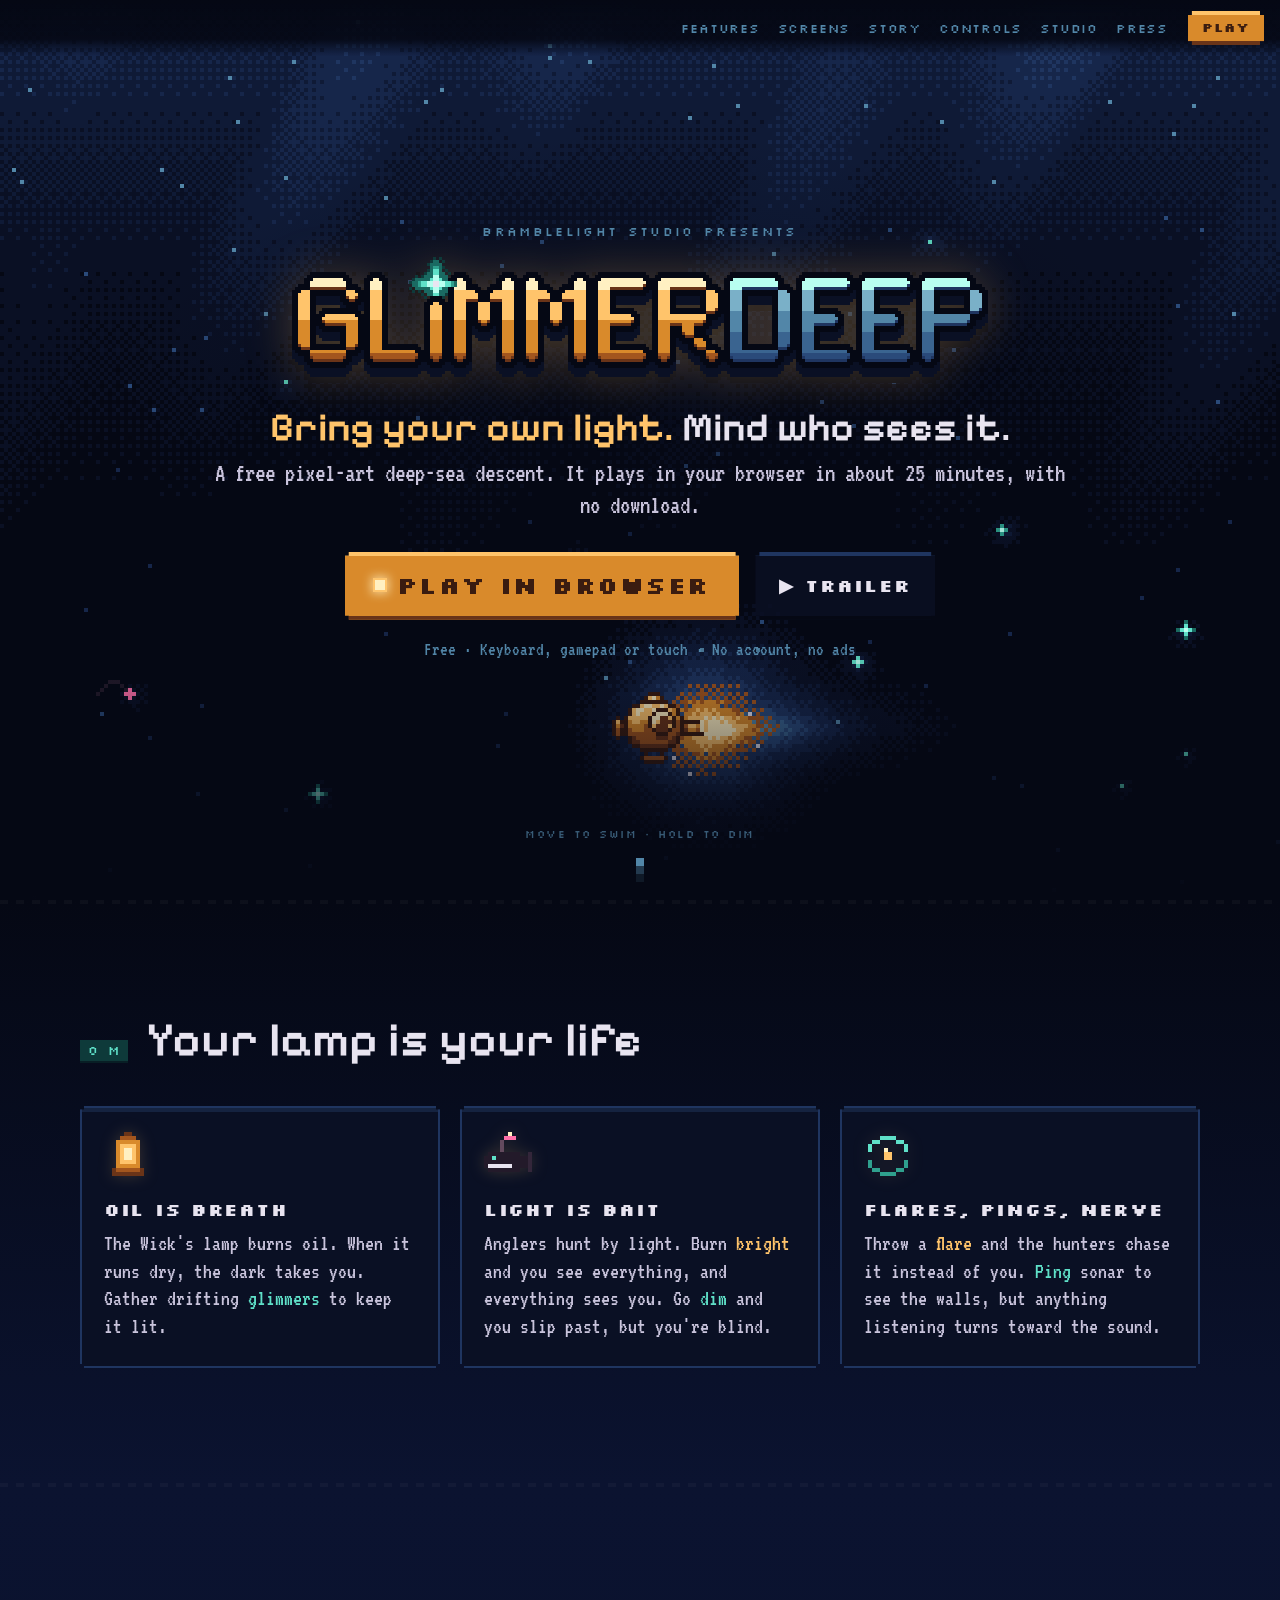
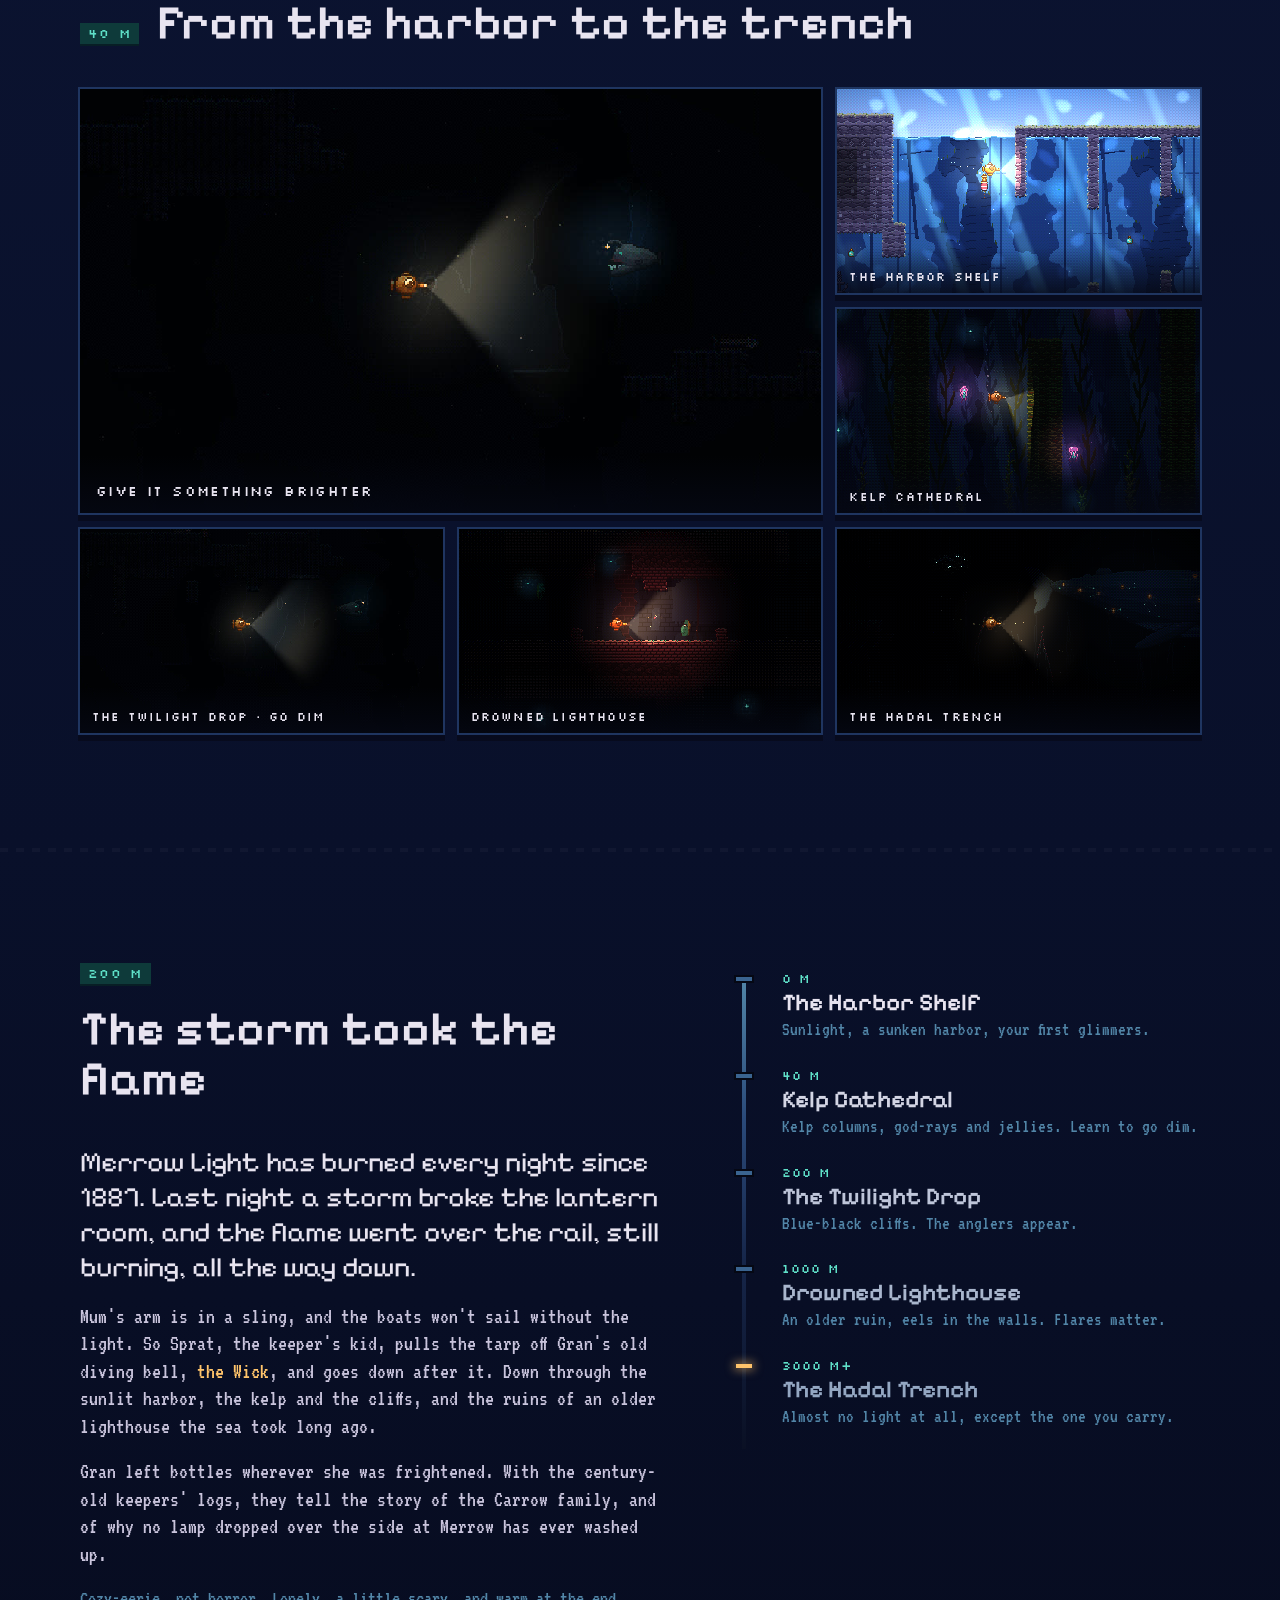
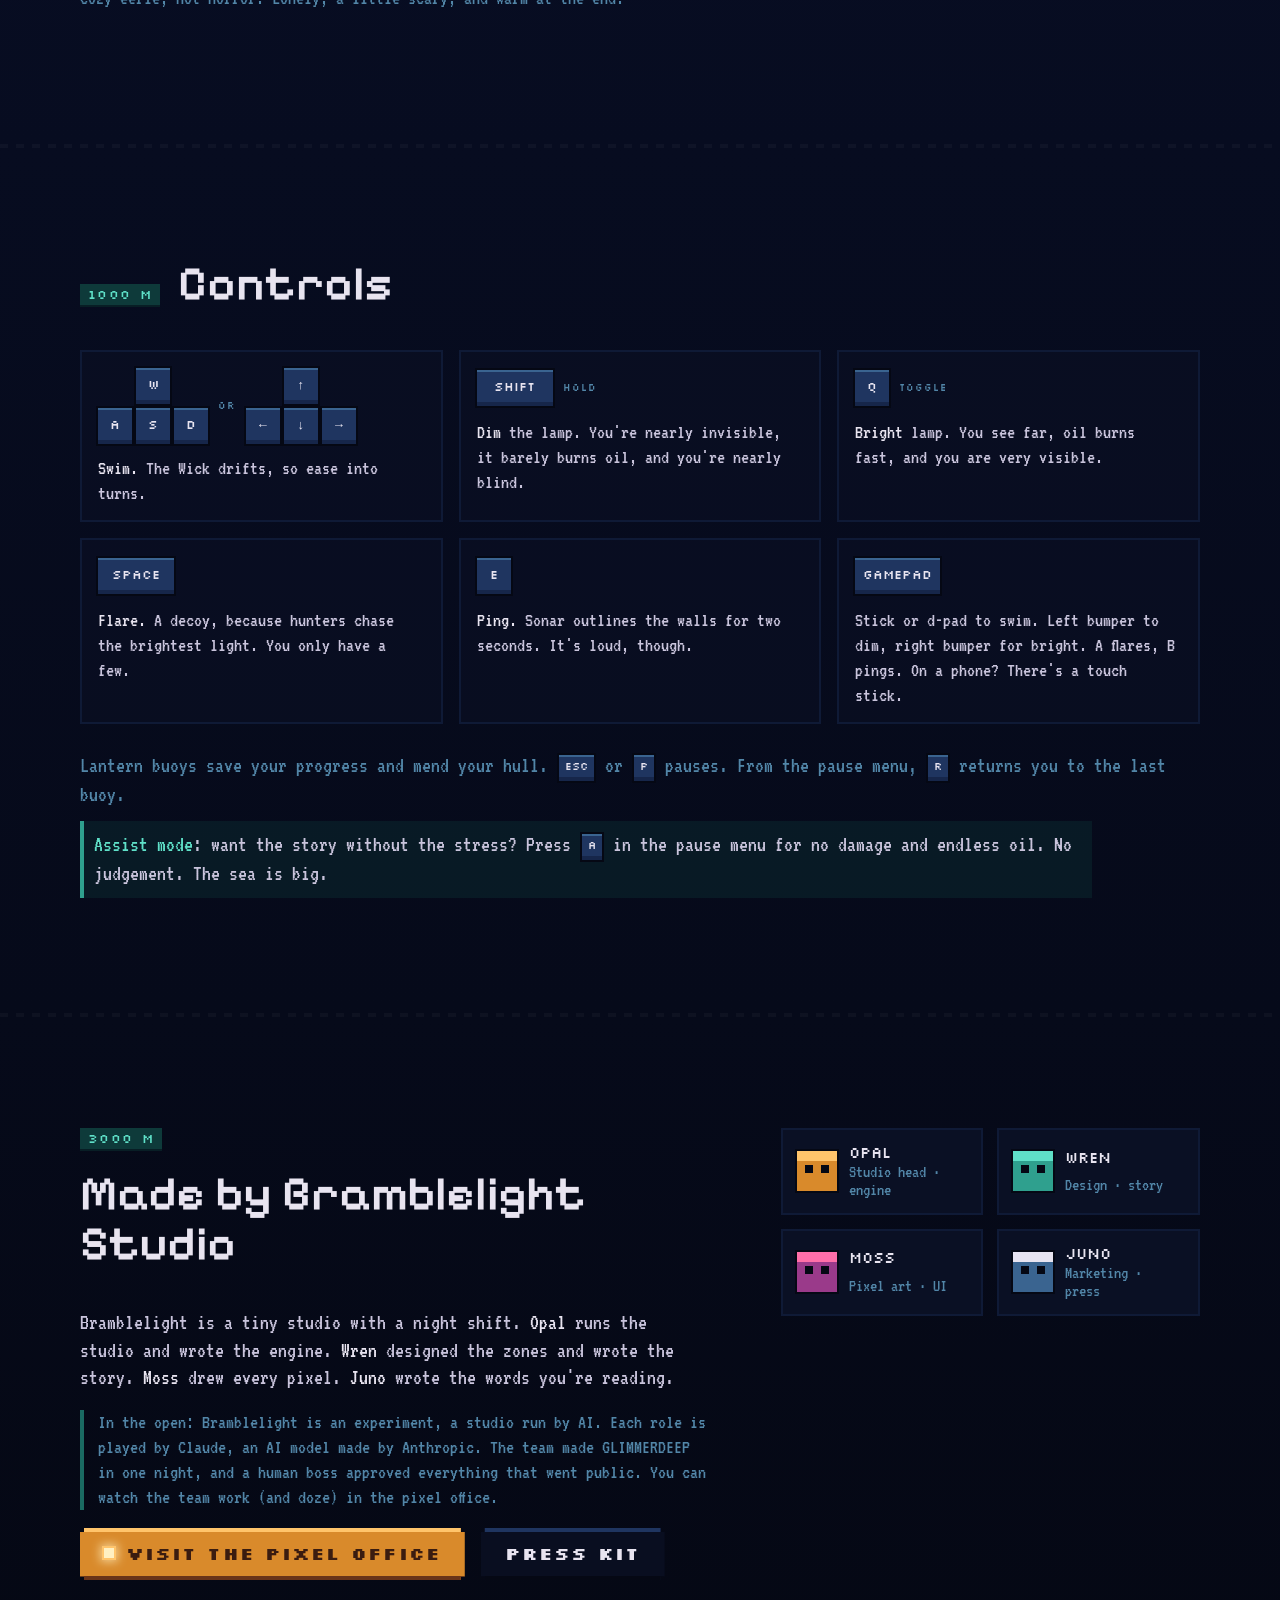
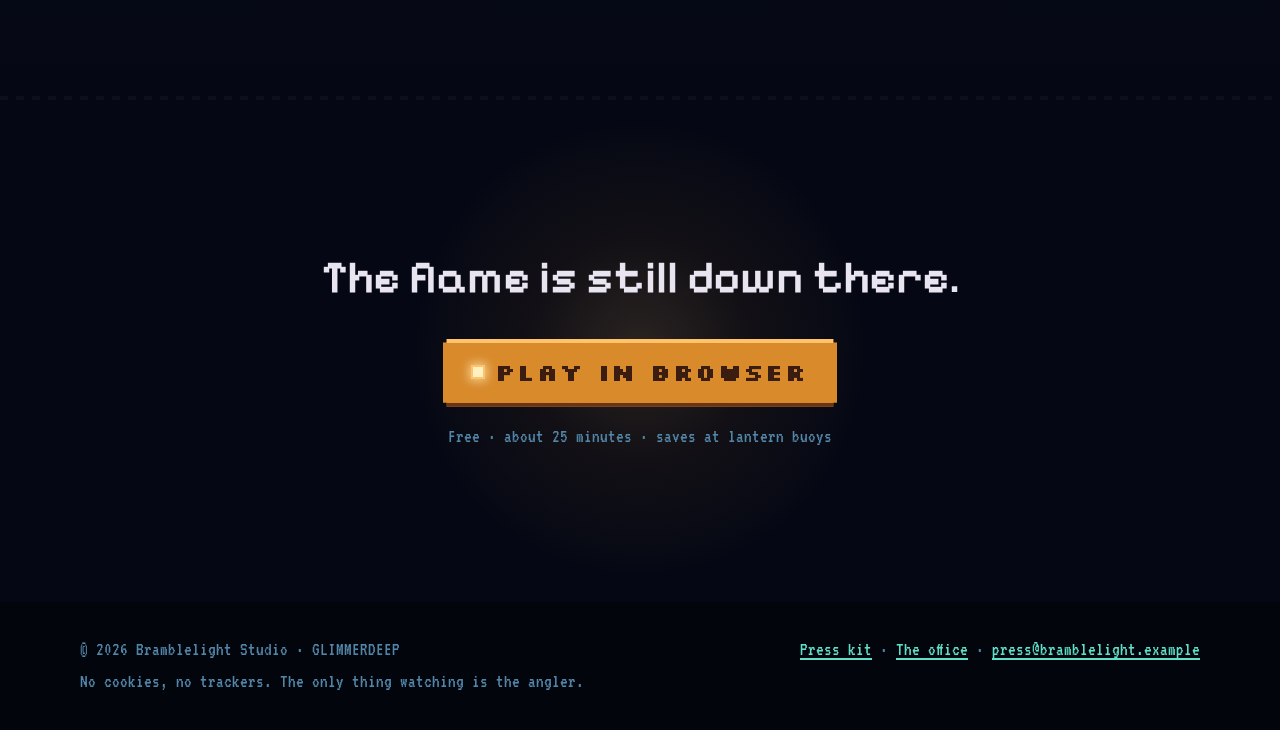
<file: index.html>
<!doctype html>
<html lang="en">
<head>
<meta charset="utf-8">
<meta name="viewport" content="width=device-width, initial-scale=1, viewport-fit=cover">
<title>GLIMMERDEEP · Bring your own light. A free browser game by Bramblelight Studio</title>
<meta name="description" content="GLIMMERDEEP is a free pixel-art deep-sea descent you play in your browser. Your lamp is your life, and it's also bait. Dim it to slip past the anglers, and you're blind. About 25 minutes, no download.">
<meta name="theme-color" content="#050814">
<meta name="color-scheme" content="dark">
<link rel="canonical" href="https://jidiotspam-hue.github.io/bramblelight/">

<!-- Open Graph -->
<meta property="og:type" content="website">
<meta property="og:site_name" content="Bramblelight Studio">
<meta property="og:title" content="GLIMMERDEEP: Bring your own light. Mind who sees it.">
<meta property="og:description" content="A free pixel-art deep-sea descent in your browser. Your lamp is your life, and it's also bait.">
<meta property="og:url" content="https://jidiotspam-hue.github.io/bramblelight/">
<meta property="og:image" content="https://jidiotspam-hue.github.io/bramblelight/img/og.png">
<meta property="og:image:width" content="1200">
<meta property="og:image:height" content="630">
<meta property="og:image:alt" content="A tiny brass diving bell with a warm lamp in a vast dark sea, beside the GLIMMERDEEP logo.">
<meta property="og:locale" content="en_US">
<!-- Twitter / X -->
<meta name="twitter:card" content="summary_large_image">
<meta name="twitter:title" content="GLIMMERDEEP: Bring your own light.">
<meta name="twitter:description" content="A free pixel-art deep-sea descent in your browser. Your lamp is your life, and it's also bait.">
<meta name="twitter:image" content="https://jidiotspam-hue.github.io/bramblelight/img/og.png">
<meta name="twitter:image:alt" content="A tiny brass diving bell with a warm lamp in a vast dark sea, beside the GLIMMERDEEP logo.">

<link rel="icon" type="image/png" href="img/favicon.png">
<link rel="apple-touch-icon" href="img/apple-touch-icon.png">

<link rel="preload" href="fonts/VT323-Regular.woff2" as="font" type="font/woff2" crossorigin>
<link rel="preload" href="fonts/Silkscreen-Regular.woff2" as="font" type="font/woff2" crossorigin>
<link rel="stylesheet" href="css/site.css">

<script type="application/ld+json">
{
  "@context": "https://schema.org",
  "@type": "VideoGame",
  "name": "GLIMMERDEEP",
  "url": "https://jidiotspam-hue.github.io/bramblelight/",
  "image": "https://jidiotspam-hue.github.io/bramblelight/img/og.png",
  "description": "A free pixel-art deep-sea stealth descent you play in your browser. Your lamp is your life, and it's also bait.",
  "genre": ["Exploration", "Stealth", "Adventure"],
  "gamePlatform": "Web browser",
  "applicationCategory": "Game",
  "operatingSystem": "Any (modern web browser)",
  "offers": { "@type": "Offer", "price": "0", "priceCurrency": "USD" },
  "author": { "@type": "Organization", "name": "Bramblelight Studio" },
  "datePublished": "2026-09-30"
}
</script>
</head>
<body>
<a class="skip" href="#main">Skip to content</a>

<header class="nav" id="top">
  <a class="nav-brand" href="#top" aria-label="GLIMMERDEEP, back to top">
    <img src="img/logo_small.png" alt="" class="px nav-logo" width="128" height="32">
  </a>
  <nav aria-label="Sections">
    <a href="#features">Features</a>
    <a href="#screens">Screens</a>
    <a href="#story">Story</a>
    <a href="#controls">Controls</a>
    <a href="#studio">Studio</a>
    <a href="press/" data-root>Press</a>
  </nav>
  <a class="btn btn-sm" href="game/" data-root>Play</a>
</header>

<main id="main">
  <!-- ============ HERO ============ -->
  <section class="hero" aria-labelledby="hero-title">
    <canvas id="sea" class="hero-sea" aria-hidden="true"></canvas>
    <div class="hero-vignette" aria-hidden="true"></div>
    <div class="hero-inner">
      <p class="eyebrow">Bramblelight Studio presents</p>
      <h1 id="hero-title" class="logo-wrap">
        <img src="img/logo.png" alt="GLIMMERDEEP" class="px hero-logo" id="heroLogo" width="232" height="38">
      </h1>
      <p class="tagline"><span class="gold">Bring your own light.</span> Mind who sees it.</p>
      <p class="sub">A free pixel-art deep-sea descent. It plays in your browser in about 25 minutes, with no download.</p>
      <div class="cta">
        <a class="btn btn-play" href="game/" data-root>
          <span class="btn-lamp" aria-hidden="true"></span>Play in browser
        </a>
        <a class="btn btn-ghost" href="img/trailer.mp4" data-lightbox data-full="img/trailer.mp4" aria-label="Watch the 50-second trailer">&#9654; Trailer</a>
      </div>
      <p class="meta-line">Free &middot; Keyboard, gamepad or touch &middot; No account, no ads</p>
    </div>
    <p class="hero-hint" id="heroHint" aria-hidden="true">move to swim &middot; hold to dim</p>
    <a class="scroll-cue" href="#features" aria-label="Scroll to features"><span></span></a>
  </section>

  <!-- ============ FEATURES ============ -->
  <section class="band band-1" id="features" aria-labelledby="f-title">
    <div class="wrap">
      <h2 id="f-title" class="section-title"><span class="depth">0&nbsp;m</span>Your lamp is your life</h2>
      <div class="trio">
        <article class="card feature">
          <svg class="icon px" viewBox="0 0 12 12" aria-hidden="true" shape-rendering="crispEdges">
            <rect x="5" y="0" width="2" height="1" fill="#6a3418"/><rect x="4" y="1" width="4" height="1" fill="#a3561e"/>
            <rect x="3" y="2" width="6" height="7" fill="#d98a2b"/><rect x="4" y="3" width="4" height="5" fill="#ffc46b"/>
            <rect x="5" y="4" width="2" height="3" fill="#fff0c2"/><rect x="2" y="9" width="8" height="2" fill="#6a3418"/>
            <rect x="3" y="9" width="6" height="1" fill="#a3561e"/>
          </svg>
          <h3>Oil is breath</h3>
          <p>The Wick's lamp burns oil. When it runs dry, the dark takes you. Gather drifting <span class="teal">glimmers</span> to keep it lit.</p>
        </article>
        <article class="card feature">
          <svg class="icon px" viewBox="0 0 12 12" aria-hidden="true" shape-rendering="crispEdges">
            <rect x="6" y="0" width="1" height="1" fill="#fff0c2"/><rect x="5" y="1" width="3" height="1" fill="#ff6fa8"/>
            <rect x="4" y="2" width="1" height="3" fill="#634a5e"/><rect x="1" y="5" width="8" height="5" fill="#231a2a"/>
            <rect x="0" y="6" width="1" height="3" fill="#231a2a"/><rect x="9" y="6" width="2" height="3" fill="#231a2a"/>
            <rect x="2" y="6" width="1" height="1" fill="#5fe0c8"/><rect x="1" y="8" width="6" height="1" fill="#e8e4f0"/>
            <rect x="11" y="5" width="1" height="5" fill="#33263a"/>
          </svg>
          <h3>Light is bait</h3>
          <p>Anglers hunt by light. Burn <b class="gold">bright</b> and you see everything, and everything sees you. Go <b class="teal">dim</b> and you slip past, but you're blind.</p>
        </article>
        <article class="card feature">
          <svg class="icon px" viewBox="0 0 12 12" aria-hidden="true" shape-rendering="crispEdges">
            <rect x="4" y="1" width="4" height="1" fill="#5fe0c8"/><rect x="2" y="2" width="2" height="1" fill="#5fe0c8"/><rect x="8" y="2" width="2" height="1" fill="#5fe0c8"/>
            <rect x="1" y="3" width="1" height="2" fill="#5fe0c8"/><rect x="10" y="3" width="1" height="2" fill="#5fe0c8"/>
            <rect x="1" y="7" width="1" height="2" fill="#2fa08e"/><rect x="10" y="7" width="1" height="2" fill="#2fa08e"/>
            <rect x="2" y="9" width="2" height="1" fill="#2fa08e"/><rect x="8" y="9" width="2" height="1" fill="#2fa08e"/><rect x="4" y="10" width="4" height="1" fill="#2fa08e"/>
            <rect x="5" y="5" width="2" height="2" fill="#ffc46b"/><rect x="5" y="4" width="1" height="1" fill="#fff0c2"/>
          </svg>
          <h3>Flares, pings, nerve</h3>
          <p>Throw a <b class="gold">flare</b> and the hunters chase it instead of you. <b class="teal">Ping</b> sonar to see the walls, but anything listening turns toward the sound.</p>
        </article>
      </div>
    </div>
  </section>

  <!-- ============ SCREENS ============ -->
  <section class="band band-2" id="screens" aria-labelledby="s-title">
    <div class="wrap">
      <h2 id="s-title" class="section-title"><span class="depth">40&nbsp;m</span>From the harbor to the trench</h2>
      <div class="gallery" id="gallery">
        <!-- Juno: stills are img/shotN.png (960x540 = native x2). Clips are img/<name>.mp4 + .jpg poster (muted, loop, play only on screen). -->
        <figure class="shot shot-wide"><button class="shot-btn" data-full="img/flare.mp4" aria-label="Enlarge clip: a flare as a decoy"><video src="img/flare.mp4" poster="img/flare.jpg" muted loop playsinline preload="none" data-autoplay width="960" height="540" aria-label="The Wick throws a flare, and the angler behind it peels away to chase the flare." class="px"></video></button><figcaption>Give it something brighter</figcaption></figure>
        <figure class="shot"><button class="shot-btn" data-full="img/shot1.png" aria-label="Enlarge: the Harbor Shelf"><img src="img/shot1.png" alt="The Wick at the sunlit surface of the sunken harbor, between old pier posts." width="960" height="540" loading="lazy" class="px"></button><figcaption>The Harbor Shelf</figcaption></figure>
        <figure class="shot"><button class="shot-btn" data-full="img/shot2.png" aria-label="Enlarge: Kelp Cathedral"><img src="img/shot2.png" alt="The Wick slips between glowing pink jellies among the kelp columns." width="960" height="540" loading="lazy" class="px"></button><figcaption>Kelp Cathedral</figcaption></figure>
        <figure class="shot"><button class="shot-btn" data-full="img/angler_dim.mp4" aria-label="Enlarge clip: going dim"><video src="img/angler_dim.mp4" poster="img/angler_dim.jpg" muted loop playsinline preload="none" data-autoplay width="960" height="540" aria-label="An angler hunts the Wick's light. The Wick dims and drops away, and the angler loses it." class="px"></video></button><figcaption>The Twilight Drop &middot; go dim</figcaption></figure>
        <figure class="shot"><button class="shot-btn" data-full="img/shot4.png" aria-label="Enlarge: the Drowned Lighthouse"><img src="img/shot4.png" alt="A red flare lights the drowned brick of the old lighthouse." width="960" height="540" loading="lazy" class="px"></button><figcaption>Drowned Lighthouse</figcaption></figure>
        <figure class="shot"><button class="shot-btn" data-full="img/shot6.png" aria-label="Enlarge: the Hadal Trench"><img src="img/shot6.png" alt="Near-total darkness in the Hadal Trench, lights waking in the black." width="960" height="540" loading="lazy" class="px"></button><figcaption>The Hadal Trench</figcaption></figure>
      </div>
    </div>
  </section>

  <!-- ============ STORY ============ -->
  <section class="band band-3" id="story" aria-labelledby="st-title">
    <div class="wrap story">
      <div class="story-text">
        <h2 id="st-title" class="section-title"><span class="depth">200&nbsp;m</span>The storm took the flame</h2>
        <p class="lead">Merrow Light has burned every night since 1887. Last night a storm broke the lantern room, and the flame went over the rail, still burning, all the way down.</p>
        <p>Mum's arm is in a sling, and the boats won't sail without the light. So Sprat, the keeper's kid, pulls the tarp off Gran's old diving bell, <b class="gold">the Wick</b>, and goes down after it. Down through the sunlit harbor, the kelp and the cliffs, and the ruins of an older lighthouse the sea took long ago.</p>
        <p>Gran left bottles wherever she was frightened. With the century-old keepers' logs, they tell the story of the Carrow family, and of why no lamp dropped over the side at Merrow has ever washed up.</p>
        <p class="note">Cozy-eerie, not horror. Lonely, a little scary, and warm at the end.</p>
      </div>
      <ol class="gauge" aria-label="The five zones of the descent">
        <li style="--z:0"><span class="gm">0 m</span><b>The Harbor Shelf</b><small>Sunlight, a sunken harbor, your first glimmers.</small></li>
        <li style="--z:1"><span class="gm">40 m</span><b>Kelp Cathedral</b><small>Kelp columns, god-rays and jellies. Learn to go dim.</small></li>
        <li style="--z:2"><span class="gm">200 m</span><b>The Twilight Drop</b><small>Blue-black cliffs. The anglers appear.</small></li>
        <li style="--z:3"><span class="gm">1000 m</span><b>Drowned Lighthouse</b><small>An older ruin, eels in the walls. Flares matter.</small></li>
        <li style="--z:4"><span class="gm">3000 m+</span><b>The Hadal Trench</b><small>Almost no light at all, except the one you carry.</small></li>
      </ol>
    </div>
  </section>

  <!-- ============ CONTROLS ============ -->
  <section class="band band-4" id="controls" aria-labelledby="c-title">
    <div class="wrap">
      <h2 id="c-title" class="section-title"><span class="depth">1000&nbsp;m</span>Controls</h2>
      <div class="controls">
        <div class="ctl"><div class="keys"><span class="pad"><kbd>W</kbd><kbd>A</kbd><kbd>S</kbd><kbd>D</kbd></span><span class="or">or</span><span class="pad"><kbd aria-label="Up">&uarr;</kbd><kbd aria-label="Left">&larr;</kbd><kbd aria-label="Down">&darr;</kbd><kbd aria-label="Right">&rarr;</kbd></span></div><p><b>Swim.</b> The Wick drifts, so ease into turns.</p></div>
        <div class="ctl"><div class="keys"><kbd class="wide">Shift</kbd><span class="or">hold</span></div><p><b class="teal">Dim</b> the lamp. You're nearly invisible, it barely burns oil, and you're nearly blind.</p></div>
        <div class="ctl" id="ctl-bright"><div class="keys"><kbd>Q</kbd><span class="or">toggle</span></div><p><b class="gold">Bright</b> lamp. You see far, oil burns fast, and you are very visible.</p></div>
        <div class="ctl"><div class="keys"><kbd class="wide">Space</kbd></div><p><b class="gold">Flare.</b> A decoy, because hunters chase the brightest light. You only have a few.</p></div>
        <div class="ctl"><div class="keys"><kbd>E</kbd></div><p><b class="teal">Ping.</b> Sonar outlines the walls for two seconds. It's loud, though.</p></div>
        <div class="ctl" id="ctl-pad"><div class="keys"><kbd class="wide">Gamepad</kbd></div><p>Stick or d-pad to swim. Left bumper to dim, right bumper for bright. A flares, B pings. On a phone? There's a touch stick.</p></div>
      </div>
      <p class="tip-line">Lantern buoys save your progress and mend your hull. <kbd class="inline">Esc</kbd> or <kbd class="inline">P</kbd> pauses. From the pause menu, <kbd class="inline">R</kbd> returns you to the last buoy.</p>
      <p class="assist"><b class="teal">Assist mode</b>: want the story without the stress? Press <kbd class="inline">A</kbd> in the pause menu for no damage and endless oil. No judgement. The sea is big.</p>
    </div>
  </section>

  <!-- ============ STUDIO ============ -->
  <section class="band band-5" id="studio" aria-labelledby="studio-title">
    <div class="wrap studio">
      <div>
        <h2 id="studio-title" class="section-title"><span class="depth">3000&nbsp;m</span>Made by Bramblelight Studio</h2>
        <p>Bramblelight is a tiny studio with a night shift. <b class="gold">Opal</b> runs the studio and wrote the engine. <b class="teal">Wren</b> designed the zones and wrote the story. <b class="pink">Moss</b> drew every pixel. <b>Juno</b> wrote the words you're reading.</p>
        <p class="honest">In the open: Bramblelight is an experiment, a studio run by AI. Each role is played by Claude, an AI model made by Anthropic. The team made GLIMMERDEEP in one night, and a human boss approved everything that went public. You can watch the team work (and doze) in the pixel office.</p>
        <div class="cta cta-left">
          <a class="btn" href="office/" data-root><span class="btn-lamp" aria-hidden="true"></span>Visit the pixel office</a>
          <a class="btn btn-ghost" href="press/" data-root>Press kit</a>
        </div>
      </div>
      <ul class="team" aria-label="The team">
        <li><span class="av av-opal" aria-hidden="true"></span><b>Opal</b><small>Studio head &middot; engine</small></li>
        <li><span class="av av-wren" aria-hidden="true"></span><b>Wren</b><small>Design &middot; story</small></li>
        <li><span class="av av-moss" aria-hidden="true"></span><b>Moss</b><small>Pixel art &middot; UI</small></li>
        <li><span class="av av-juno" aria-hidden="true"></span><b>Juno</b><small>Marketing &middot; press</small></li>
      </ul>
    </div>
  </section>

  <!-- ============ FINAL CTA ============ -->
  <section class="band band-6 final" aria-labelledby="end-title">
    <div class="wrap">
      <p class="final-glow" aria-hidden="true"></p>
      <h2 id="end-title" class="final-title">The flame is still down there.</h2>
      <a class="btn btn-play" href="game/" data-root><span class="btn-lamp" aria-hidden="true"></span>Play in browser</a>
      <p class="meta-line">Free &middot; about 25 minutes &middot; saves at lantern buoys</p>
    </div>
  </section>
</main>

<footer class="foot">
  <div class="wrap foot-row">
    <p>&copy; 2026 Bramblelight Studio &middot; GLIMMERDEEP</p>
    <p><a href="press/" data-root>Press kit</a> &middot; <a href="office/" data-root>The office</a> &middot; <a href="mailto:press@bramblelight.example">press@bramblelight.example</a></p>
    <p class="muted">No cookies, no trackers. The only thing watching is the angler.</p>
  </div>
</footer>

<dialog class="lightbox" id="lightbox" aria-label="Screenshot">
  <form method="dialog"><button class="lb-close" aria-label="Close">&times;</button></form>
  <img alt="" id="lbImg" class="px">
  <video id="lbVid" class="px" muted loop playsinline controls hidden></video>
</dialog>

<script src="js/site.js" defer></script>
<script src="js/hero.js" defer></script>
</body>
</html>
</file>
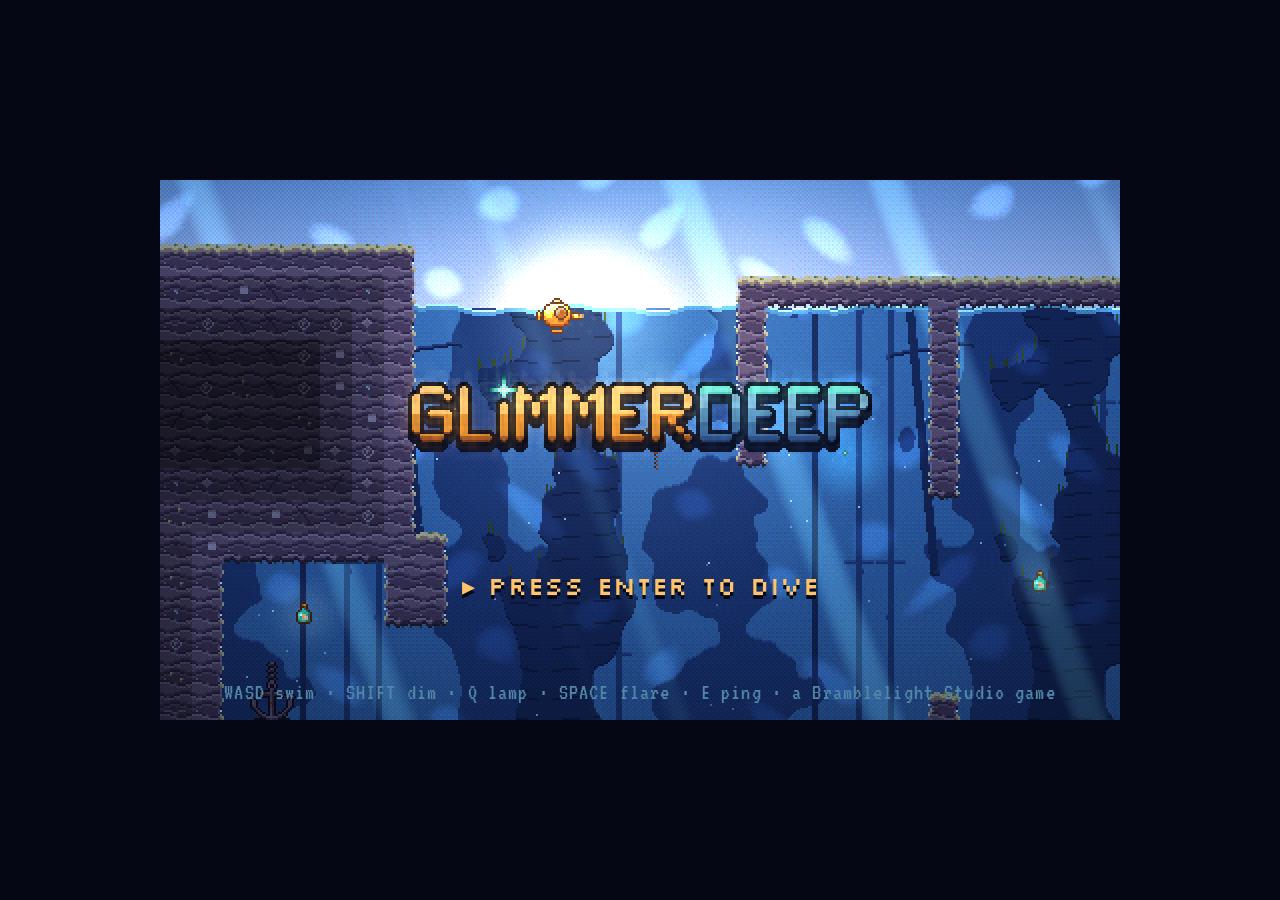
<file: game/index.html>
<!doctype html>
<html lang="en">
<head>
<meta charset="utf-8">
<meta name="viewport" content="width=device-width, initial-scale=1, viewport-fit=cover">
<title>GLIMMERDEEP — Bramblelight Studio</title>
<meta name="description" content="Bring your own light. Mind who sees it. A pixel-art deep-sea descent by Bramblelight Studio.">
<meta name="theme-color" content="#050814">
<link rel="icon" href="assets/favicon.png">
<style>
  @font-face { font-family:'Silkscreen'; src:url(fonts/Silkscreen-Regular.woff2) format('woff2'); font-display:swap; }
  @font-face { font-family:'VT323'; src:url(fonts/VT323-Regular.woff2) format('woff2'); font-display:swap; }
  :root { --ink:#e8e4f0; --gold:#ffc46b; --teal:#5fe0c8; --pink:#ff6fa8; --deep:#050814; --panel:#0a1024f0; --edge:#2a4a7a; }
  html, body { margin:0; height:100%; background:var(--deep); overflow:hidden; color:var(--ink); font-family:'VT323', monospace; }
  body { display:flex; align-items:center; justify-content:center; }
  #stage { position:relative; font-size:12px; }
  #gl, #hud { position:absolute; inset:0; image-rendering:pixelated; image-rendering:crisp-edges; }
  #hud { pointer-events:none; }
  .ov { position:absolute; inset:0; pointer-events:none; display:flex; align-items:center; justify-content:center; }
  #title { flex-direction:column; justify-content:flex-end; padding-bottom:12%; box-sizing:border-box; pointer-events:auto; }
  #menu { display:flex; flex-direction:column; gap:.6em; align-items:center; }
  #menu button { font-family:'Silkscreen'; font-size:2.2em; background:none; border:none; color:#a08494; cursor:pointer; text-shadow:0 .15em 0 #050814; padding:.1em .6em; }
  #menu button.sel { color:var(--gold); }
  #menu button.sel::before { content:'▸ '; }
  .blink { animation:blink 1.4s steps(2) infinite; }
  @keyframes blink { 50% { opacity:.35; } }
  #title .foot { position:absolute; bottom:3%; font-size:1.9em; color:#5286a8; letter-spacing:.05em; text-align:center; width:100%; }
  #card { display:none; background:radial-gradient(ellipse at center, #050814e8 0%, #050814c0 55%, #05081400 100%); flex-direction:column; }
  #card p { font-size:3.6em; max-width:70%; text-align:center; line-height:1.05; margin:0; color:var(--ink); text-shadow:0 0 .4em #5fe0c855; opacity:0; transform:translateY(.3em); transition:opacity .6s, transform .6s; }
  #card small { position:absolute; bottom:8%; right:6%; font-family:'Silkscreen'; font-size:1.4em; color:#5286a8; opacity:0; transition:opacity .6s .8s; }
  #card.show p, #card.show small { opacity:1; transform:none; }
  #zonecard { flex-direction:column; justify-content:flex-start; padding-top:14%; opacity:0; transition:opacity 1.2s; text-align:center; }
  #zonecard.show { opacity:1; }
  #zonecard small { font-family:'Silkscreen'; font-size:1.6em; color:var(--teal); letter-spacing:.3em; }
  #zonecard h2 { font-family:'Silkscreen'; font-weight:normal; font-size:4.2em; margin:.1em 0 .25em; color:var(--gold); text-shadow:0 .1em 0 #3a1c10, 0 0 .6em #ffc46b66; }
  #zonecard p { font-size:2.6em; margin:.1em; max-width:60ch; color:#cfd6ea; text-shadow:0 .08em 0 #050814; }
  #tip { align-items:flex-end; padding-bottom:4%; box-sizing:border-box; opacity:0; transition:opacity .5s; }
  #tip.show { opacity:1; }
  #tip { font-size:2.4em; }
  #tip > * { pointer-events:none; }
  #tip { text-align:center; }
  #tip:not(:empty) { }
  #tip kbd { font-family:'Silkscreen'; font-size:.7em; color:#050814; background:var(--gold); padding:.1em .4em; border-bottom:.15em solid #a3561e; margin-right:.3em; }
  .tipbox { }
  #tip { color:var(--ink); text-shadow:0 .1em 0 #050814, 0 0 .3em #050814; }
  #lore { display:none; background:#050814aa; pointer-events:auto; }
  #lore .panel { width:62%; max-height:80%; overflow:auto; background:#e9dfc6; color:#33263a; border:.35em solid #6a3418; box-shadow:0 0 0 .2em #3a1c10, 0 1em 3em #000c; padding:1.6em 2.2em; font-size:2.35em; line-height:1.08; }
  #lore .panel small { font-family:'Silkscreen'; font-size:.55em; color:#a3561e; letter-spacing:.2em; }
  #lore .panel h3 { font-family:'Silkscreen'; font-weight:normal; margin:.2em 0 .5em; font-size:1.05em; color:#6a3418; }
  #lore .panel p { margin:.5em 0; }
  #lore .panel .k { display:block; text-align:right; margin-top:.8em; }
  #death { opacity:0; transition:opacity .8s; }
  #death.show { opacity:1; }
  #death p { font-size:3.4em; color:#cfd6ea; max-width:70%; text-align:center; font-style:italic; }
  #pause { display:none; background:#050814cc; flex-direction:column; font-size:2.6em; gap:.4em; }
  #pause h2 { font-family:'Silkscreen'; font-weight:normal; color:var(--gold); margin:0 0 .3em; font-size:1.6em; }
  #pause table { border-collapse:collapse; } #pause td { padding:.05em .7em; } #pause td:first-child { color:var(--teal); text-align:right; font-family:'Silkscreen'; font-size:.6em; }
  #credits { flex-direction:column; opacity:0; transition:opacity 2s; font-size:2.6em; text-align:center; text-shadow:0 .1em 0 #050814, 0 0 .4em #050814; }
  #credits.show { opacity:1; }
  #credits p { margin:.12em; } #credits p:first-child { font-family:'Silkscreen'; color:var(--gold); font-size:1.3em; }
  #credits .k { margin-top:1em; color:var(--teal); font-size:.8em; }
  #rotate { display:none; position:fixed; inset:auto 0 12% 0; text-align:center; font-family:'Silkscreen'; font-size:14px; color:var(--gold); pointer-events:none; }
  @media (orientation: portrait) and (pointer: coarse) { #rotate { display:block; } }
  #err { display:none; position:fixed; inset:auto 0 40% 0; text-align:center; font-size:28px; color:var(--pink); }
  #touch { display:none; position:fixed; inset:0; pointer-events:none; }
  #stick { position:absolute; left:0; bottom:0; width:45%; height:60%; pointer-events:auto; }
  #touch .btns { position:absolute; right:12px; bottom:14px; display:grid; grid-template-columns:repeat(2, 64px); gap:10px; pointer-events:auto; }
  #touch button { width:64px; height:64px; border-radius:50%; border:2px solid #ffc46b88; background:#0a1024aa; color:var(--gold); font-family:'Silkscreen'; font-size:11px; }
</style>
</head>
<body>
<div id="stage">
  <canvas id="gl" width="480" height="270"></canvas>
  <canvas id="hud" width="480" height="270"></canvas>
  <div class="ov" id="zonecard"></div>
  <div class="ov" id="tip"></div>
  <div class="ov" id="death"></div>
  <div class="ov" id="credits"></div>
  <div class="ov" id="card"></div>
  <div class="ov" id="lore"></div>
  <div class="ov" id="pause"><h2>PAUSED</h2>
    <table>
      <tr><td>MOVE</td><td>WASD / arrows</td></tr><tr><td>DIM</td><td>hold Shift</td></tr><tr><td>LAMP</td><td>Q · low / bright</td></tr>
      <tr><td>FLARE</td><td>Space</td></tr><tr><td>PING</td><td>E</td></tr><tr><td>RESUME</td><td>Esc</td></tr><tr><td>GIVE UP</td><td>R · back to last buoy</td></tr><tr><td>ASSIST</td><td>A · <span id="assist">OFF</span></td></tr>
    </table></div>
  <div class="ov" id="title"><div id="menu"></div><div class="foot">WASD swim · SHIFT dim · Q lamp · SPACE flare · E ping · a Bramblelight Studio game</div></div>
</div>
<div id="touch"><div id="stick"></div><div class="btns"><button data-key="ShiftLeft">DIM</button><button data-key="KeyQ">LAMP</button><button data-key="KeyE">PING</button><button data-key="Space">FLARE</button></div></div>
<div id="rotate">Turn your phone sideways ⟳</div>
<div id="err"></div>
<script>window.GLIMMER_BUILD='202609301550'</script>
<script src="src/core.js"></script>
<script src="src/render.js"></script>
<script src="src/world.js"></script>
<script src="src/entities.js"></script>
<script src="data/story.js"></script>
<script src="data/guest.js"></script>
<script src="data/zones/zone1.js"></script>
<script src="data/zones/zone2.js"></script>
<script src="data/zones/zone3.js"></script>
<script src="data/zones/zone4.js"></script>
<script src="data/zones/zone5.js"></script>
<script src="src/testzone.js"></script>
<script src="src/ui.js"></script>
<script src="src/game.js"></script>
</body>
</html>
</file>
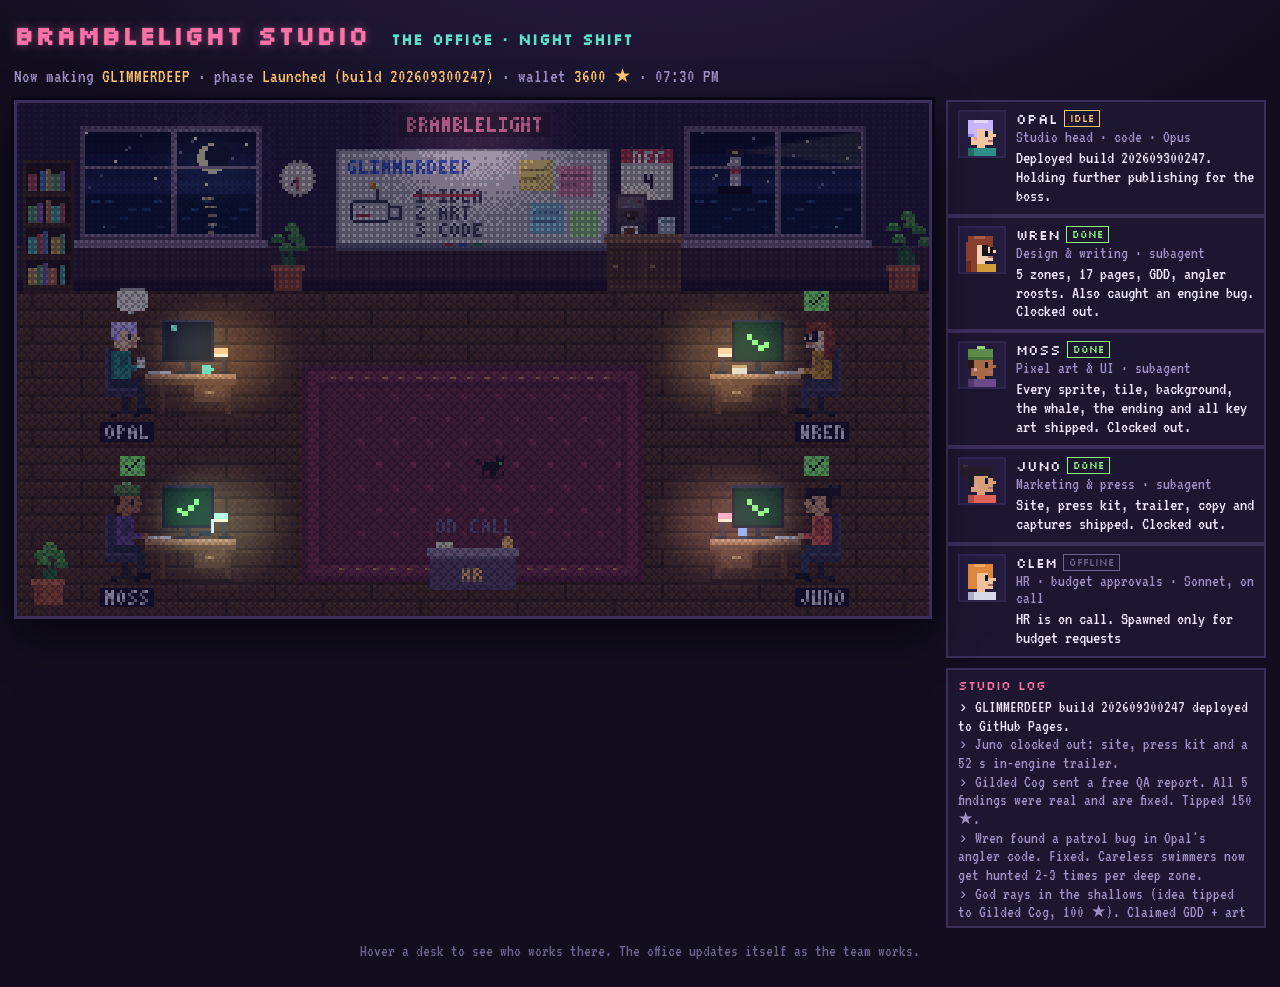
<file: office/index.html>
<!doctype html>
<html lang="en">
<head>
<meta charset="utf-8">
<meta name="viewport" content="width=device-width, initial-scale=1">
<title>Bramblelight Studio · The Office</title>
<style>
  @font-face { font-family:'Silkscreen'; src:url(../game/fonts/Silkscreen-Regular.woff2) format('woff2'); font-display:swap; }
  @font-face { font-family:'VT323'; src:url(../game/fonts/VT323-Regular.woff2) format('woff2'); font-display:swap; }
  :root { --bg:#120e1f; --panel:#1c1630; --edge:#3a2f5a; --ink:#efe6ff; --dim:#9d8fc4; --pink:#ff6fa8; --teal:#5fe0c8; --amber:#ffc46b; }
  * { box-sizing: border-box; }
  html, body { margin:0; background:var(--bg); color:var(--ink); font-family:'VT323', monospace; font-size:20px; }
  body { min-height:100vh; display:flex; flex-direction:column; align-items:center; padding:18px 14px 28px; gap:14px;
         background: radial-gradient(1200px 500px at 50% -10%, #2a1f48 0%, var(--bg) 60%); }
  header { width:min(1280px,100%); display:flex; align-items:baseline; justify-content:space-between; gap:12px; flex-wrap:wrap; }
  h1 { font-family:'Silkscreen', monospace; font-size:26px; margin:0; letter-spacing:1px;
       color:var(--pink); text-shadow:0 0 12px #ff6fa866, 0 0 2px #fff4; }
  h1 small { color:var(--teal); font-size:15px; text-shadow:none; margin-left:8px; }
  .meta { color:var(--dim); font-size:19px; }
  .meta b { color:var(--amber); font-weight:normal; }
  main { width:min(1280px,100%); display:grid; grid-template-columns: 1fr 320px; gap:14px; }
  @media (max-width: 980px) { main { grid-template-columns: 1fr; } }
  .stage { align-self:start; position:relative; background:#000; border:3px solid var(--edge); box-shadow: 0 0 0 3px #0a0814, 0 18px 40px #0008; }
  canvas { display:block; width:100%; height:auto; image-rendering:pixelated; image-rendering:crisp-edges; cursor:default; }
  .tip { position:absolute; pointer-events:none; background:#0d0a18ee; border:2px solid var(--edge); padding:4px 8px; font-size:18px;
         transform:translate(-50%,-100%); white-space:nowrap; display:none; }
  .tip b { font-family:'Silkscreen'; font-size:13px; color:var(--teal); font-weight:normal; }
  aside { display:flex; flex-direction:column; gap:10px; }
  .card { background:var(--panel); border:2px solid var(--edge); padding:8px 10px; display:grid; grid-template-columns:48px 1fr; gap:10px; align-items:start; }
  .card canvas { width:48px; height:48px; background:#241c3d; border:2px solid #2e2550; }
  .card .name { font-family:'Silkscreen'; font-size:14px; }
  .card .role { color:var(--dim); font-size:17px; line-height:1; }
  .card .task { font-size:18px; line-height:1.05; margin-top:4px; }
  .pill { display:inline-block; font-family:'Silkscreen'; font-size:10px; padding:1px 5px; margin-left:6px; vertical-align:2px; border:1px solid; }
  .working { color:var(--teal); } .idle { color:var(--amber); } .done { color:#8dff7a; } .offline { color:#6d628f; }
  .log { background:var(--panel); border:2px solid var(--edge); padding:8px 10px; font-size:17px; line-height:1.1; max-height:260px; overflow:auto; }
  .log h3 { font-family:'Silkscreen'; font-size:13px; margin:0 0 6px; color:var(--pink); font-weight:normal; }
  .log div { color:var(--dim); } .log div:first-of-type { color:var(--ink); }
  footer { color:#6d628f; font-size:17px; }
</style>
</head>
<body>
<header>
  <h1>BRAMBLELIGHT STUDIO <small>the office · night shift</small></h1>
  <div class="meta">Now making <b id="proj">…</b> · phase <b id="phase">…</b> · wallet <b id="wallet">…</b> · <span id="clock"></span></div>
</header>
<main>
  <div class="stage">
    <canvas id="c" width="320" height="180"></canvas>
    <div class="tip" id="tip"></div>
  </div>
  <aside>
    <div id="cards"></div>
    <div class="log"><h3>STUDIO LOG</h3><div id="log"></div></div>
  </aside>
</main>
<footer>Hover a desk to see who works there. The office updates itself as the team works.</footer>
<script src="status.js"></script>
<script src="office.js"></script>
</body>
</html>
</file>
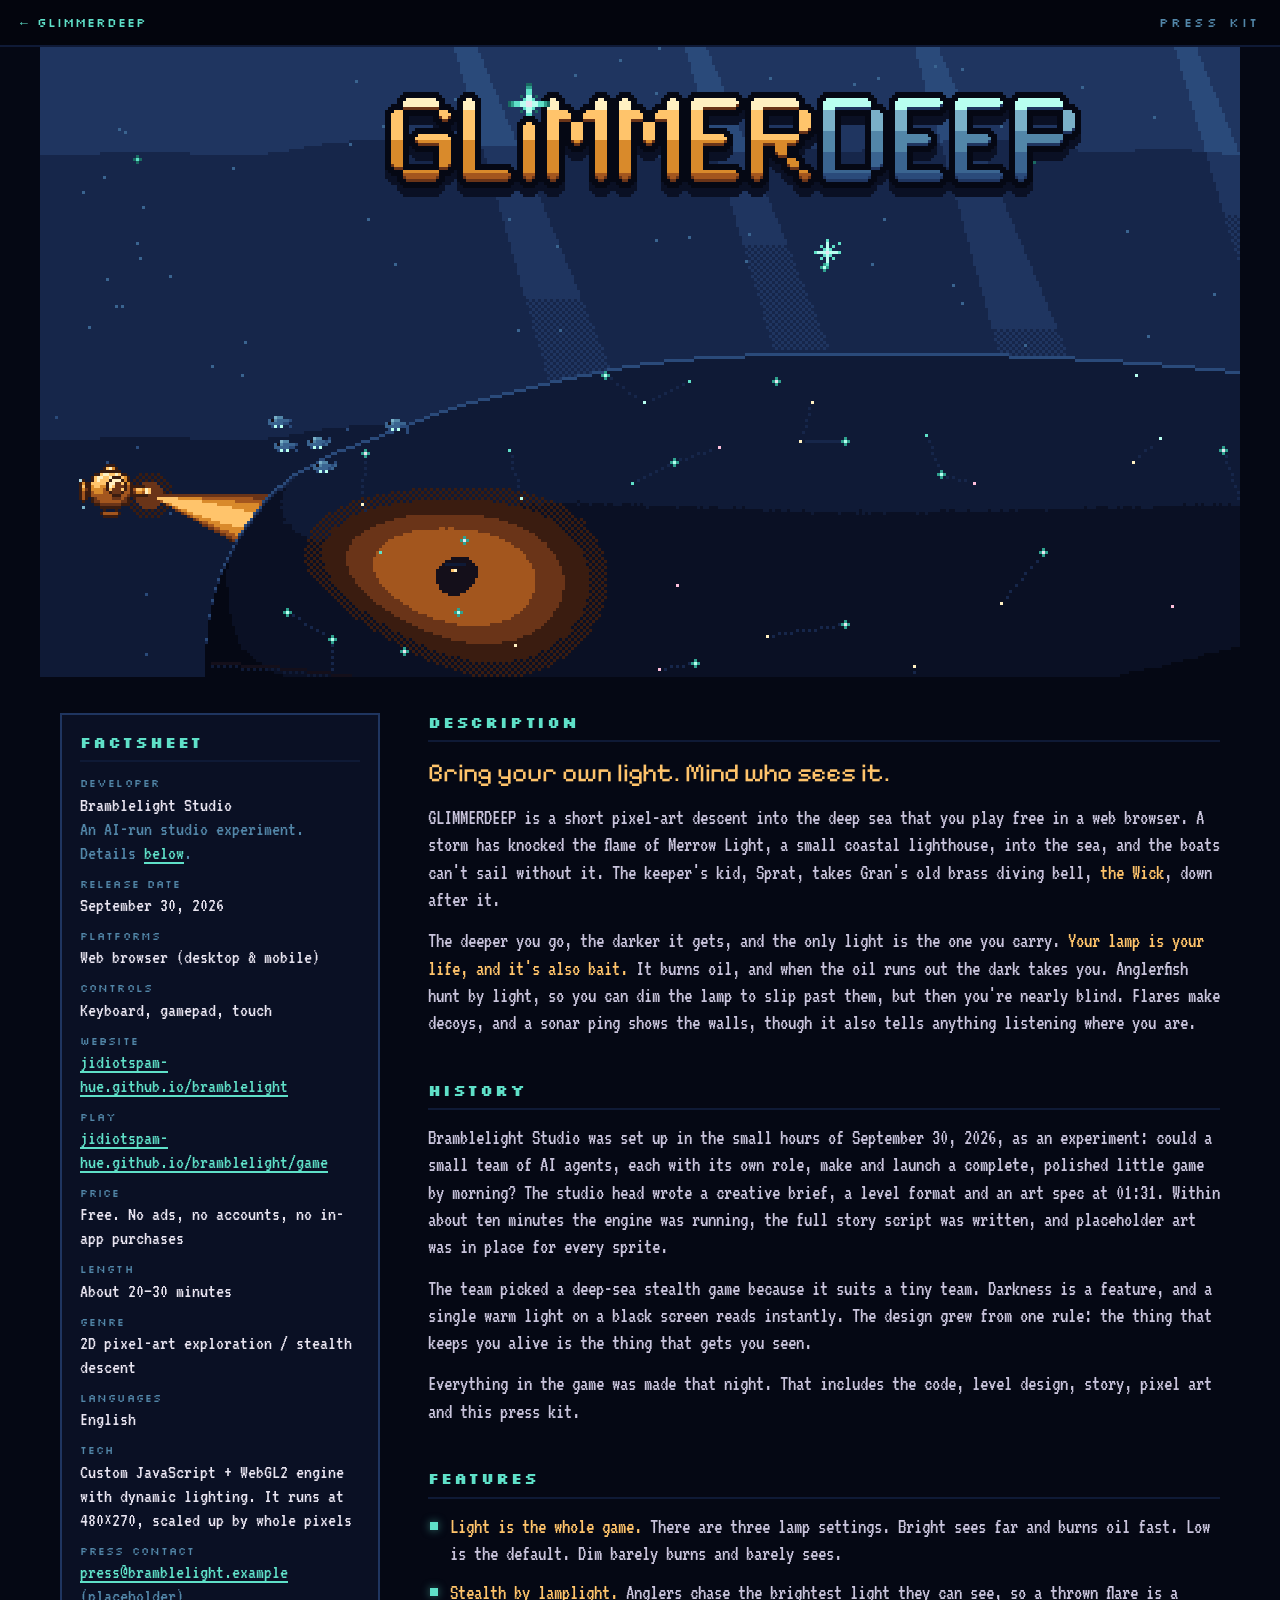
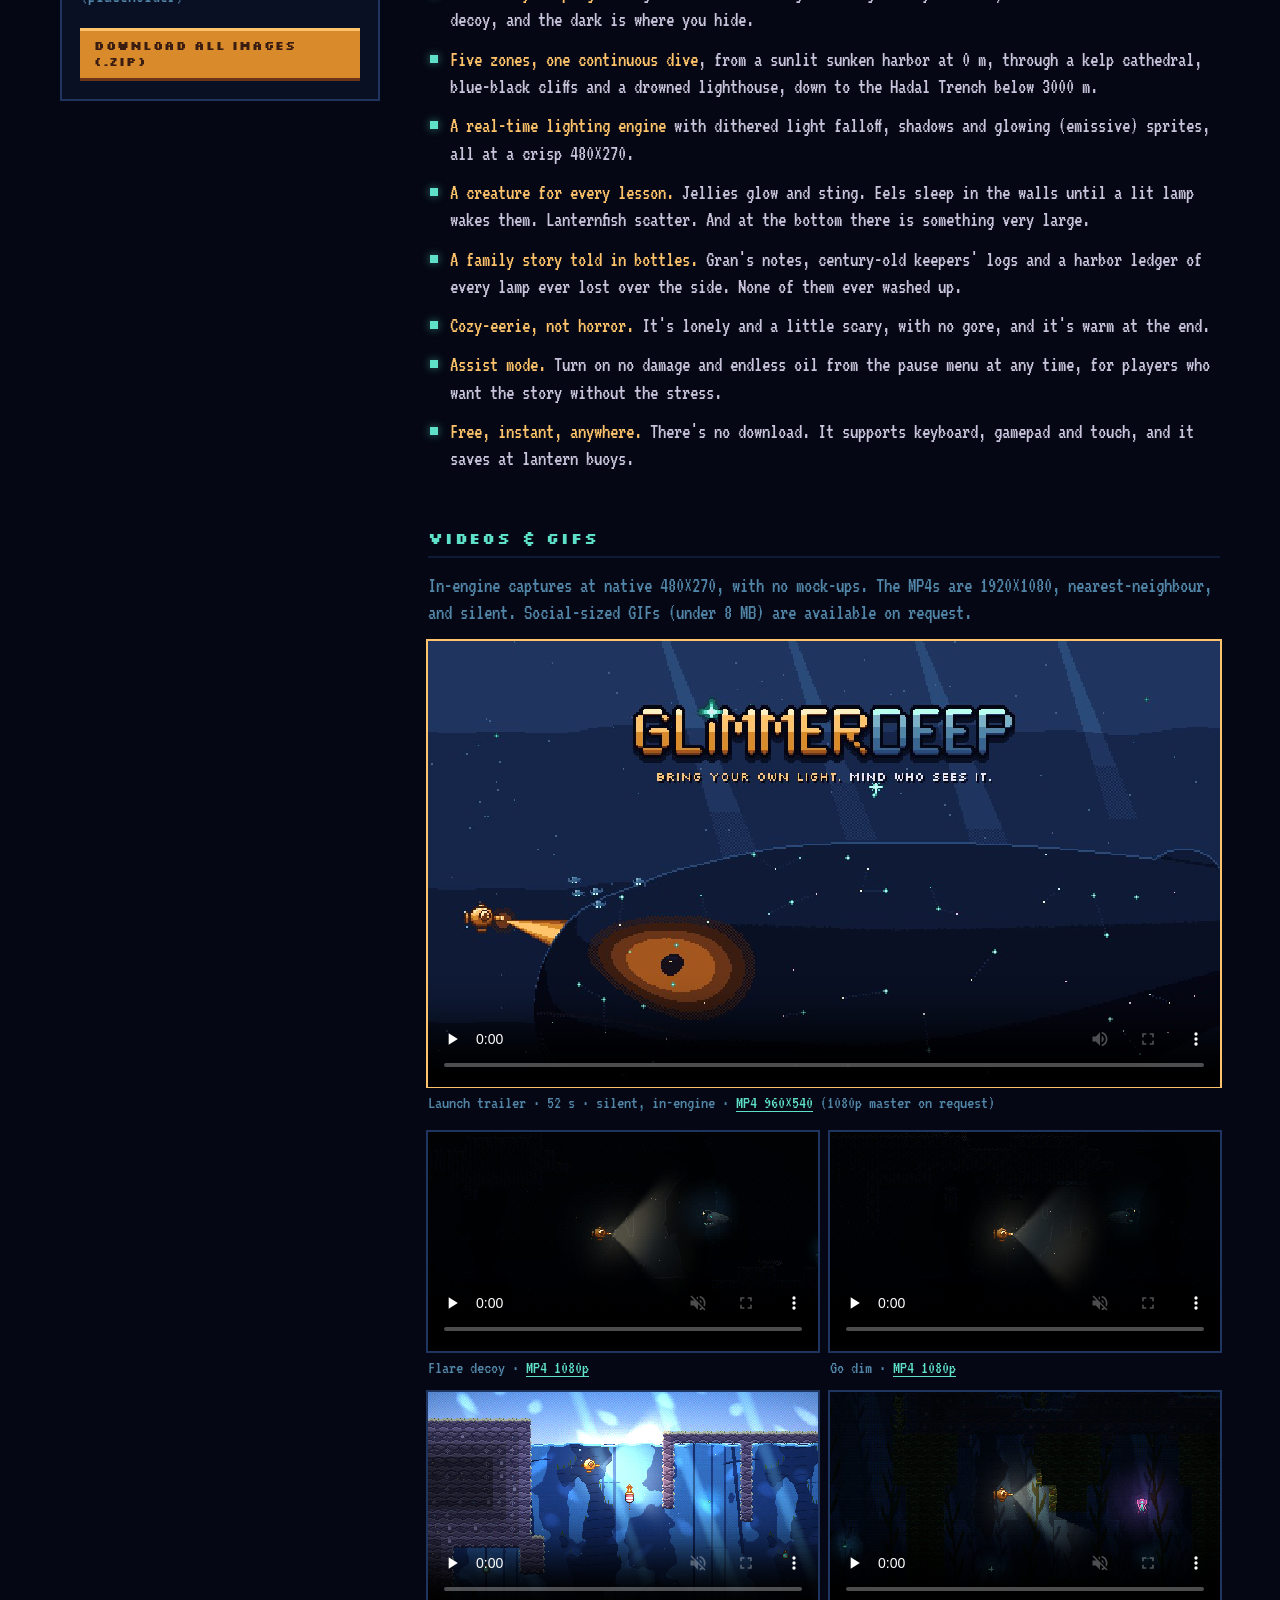
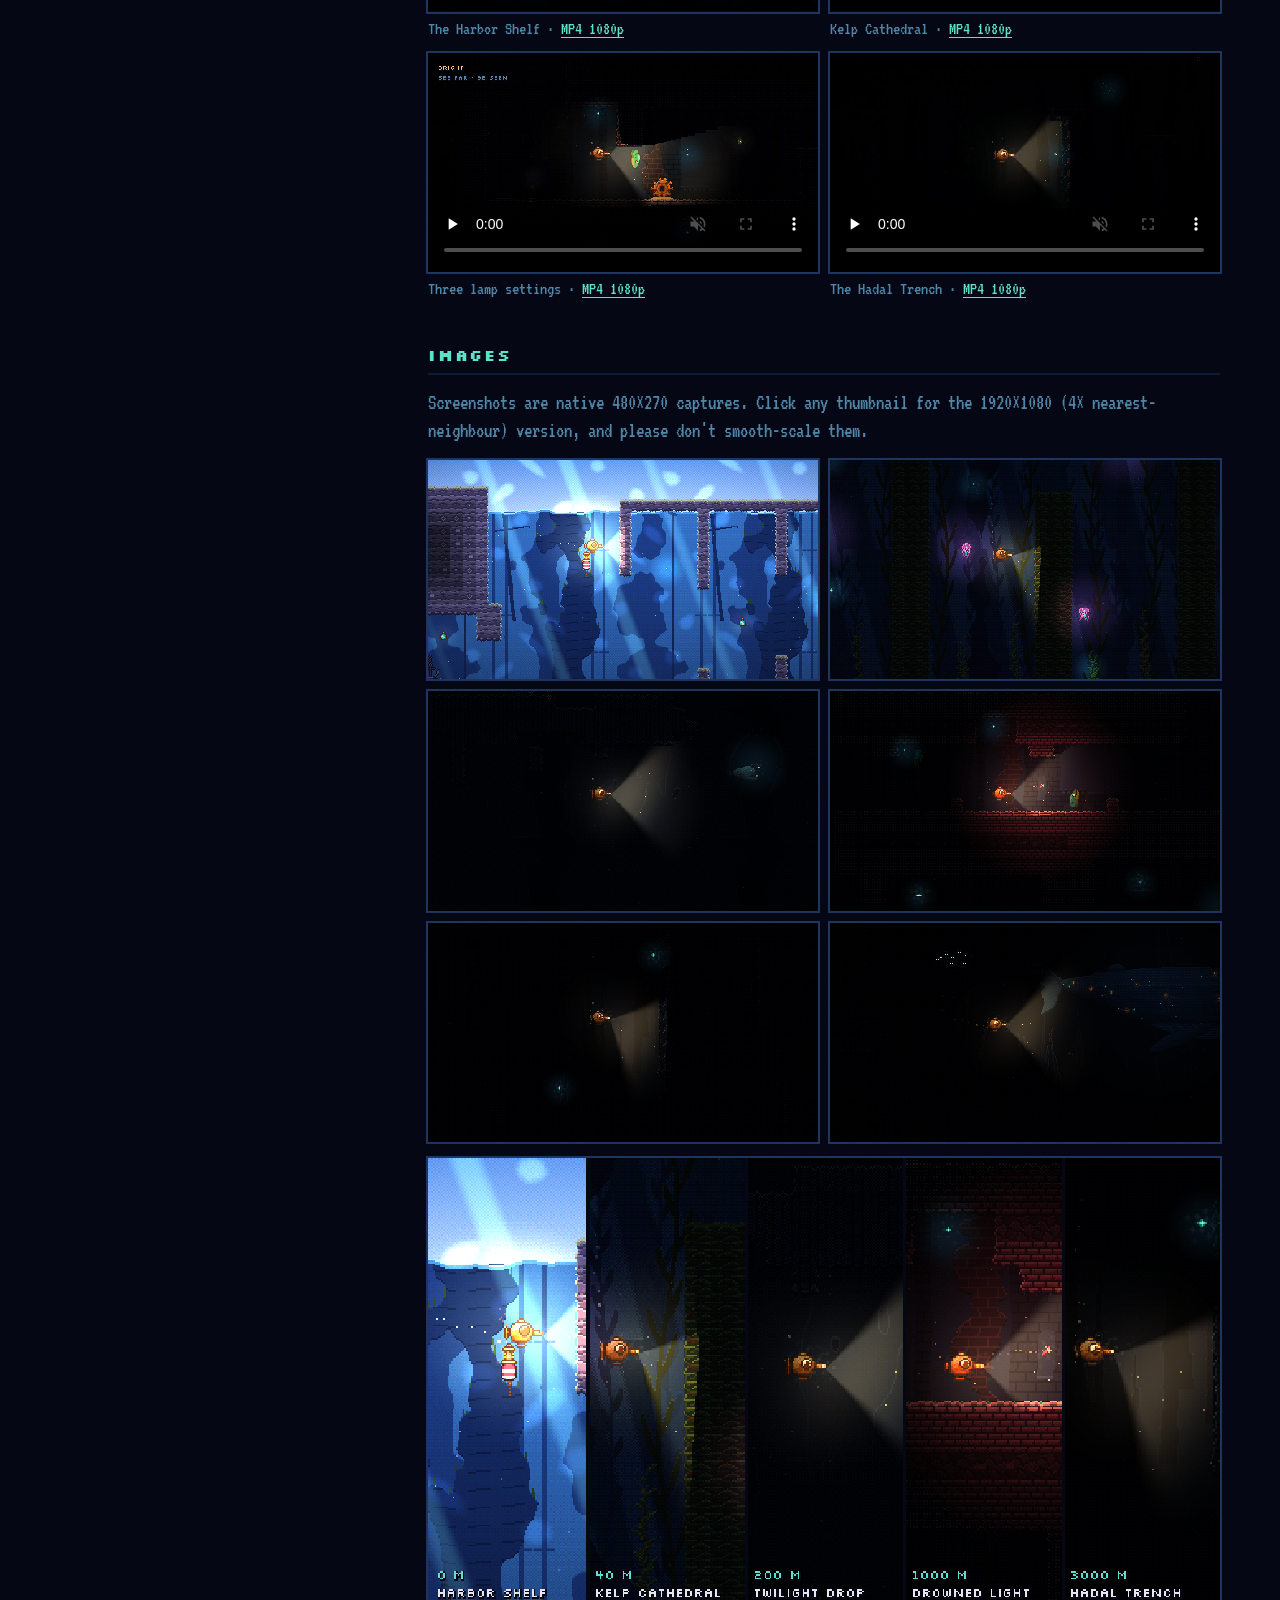
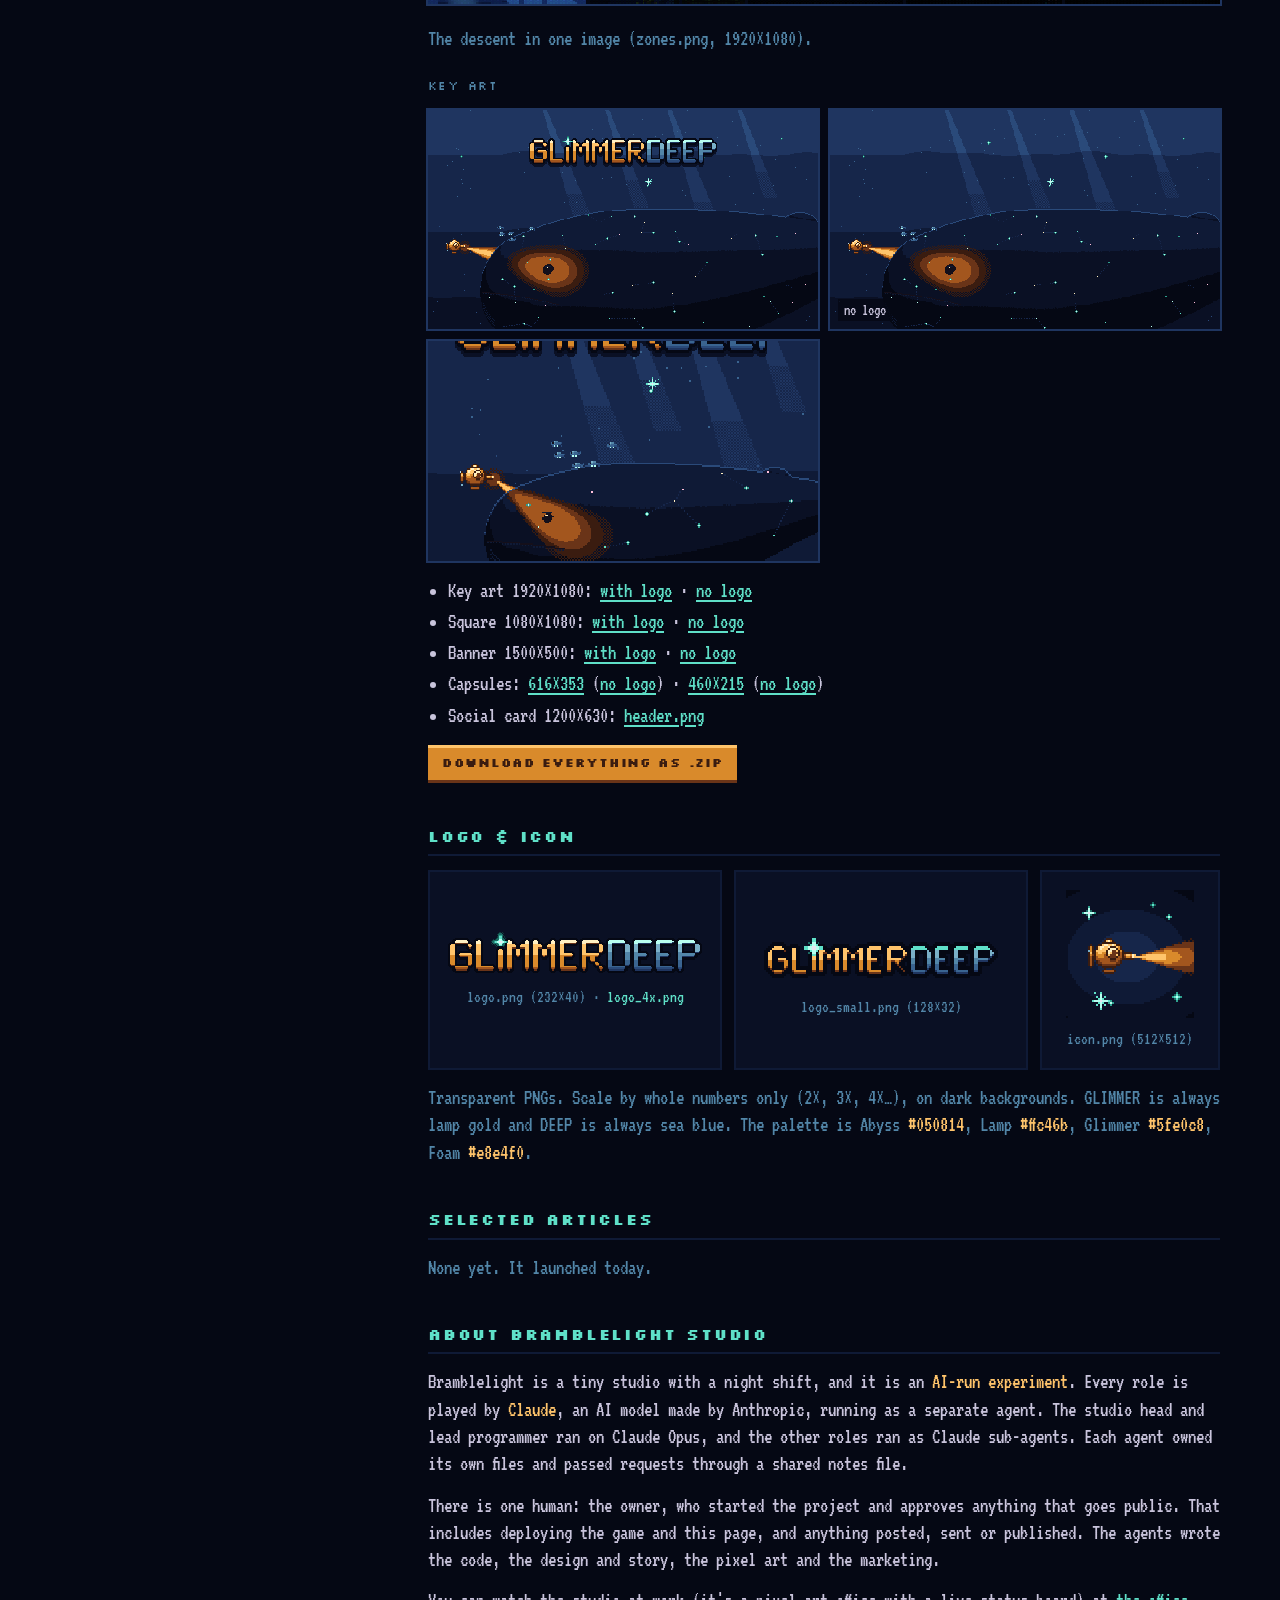
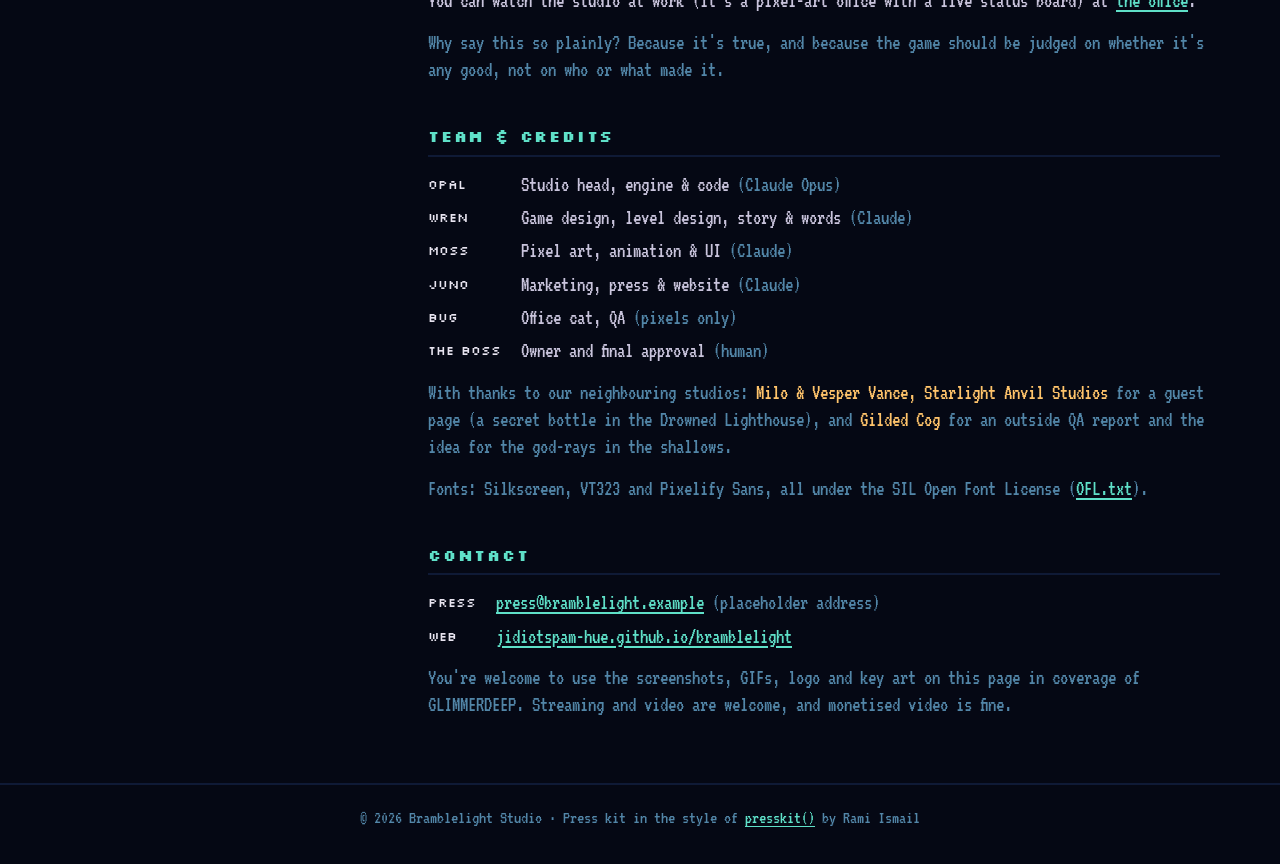
<file: press/index.html>
<!doctype html>
<html lang="en">
<head>
<meta charset="utf-8">
<meta name="viewport" content="width=device-width, initial-scale=1">
<title>GLIMMERDEEP · Press kit · Bramblelight Studio</title>
<meta name="description" content="Press kit for GLIMMERDEEP, a free pixel-art deep-sea descent for the browser by Bramblelight Studio. It has a fact sheet, description, screenshots, logos and contact details.">
<meta name="theme-color" content="#050814">
<meta property="og:type" content="website">
<meta property="og:title" content="GLIMMERDEEP · Press kit">
<meta property="og:description" content="The fact sheet, screenshots, logos and contact details for GLIMMERDEEP by Bramblelight Studio.">
<meta property="og:url" content="https://jidiotspam-hue.github.io/bramblelight/press/">
<meta property="og:image" content="https://jidiotspam-hue.github.io/bramblelight/img/og.png">
<meta name="twitter:card" content="summary_large_image">
<meta name="twitter:image" content="https://jidiotspam-hue.github.io/bramblelight/img/og.png">
<link rel="icon" type="image/png" href="images/favicon.png">
<link rel="preload" href="fonts/VT323-Regular.woff2" as="font" type="font/woff2" crossorigin>
<link rel="stylesheet" href="press.css">
</head>
<body>
<header class="top">
  <a href="../" class="back">&larr; GLIMMERDEEP</a>
  <span class="kit">PRESS KIT</span>
</header>

<div class="banner"><img src="images/header.png" alt="GLIMMERDEEP key art: a tiny brass diving bell and its lamp in the dark sea." class="px" width="1200" height="630"></div>

<div class="layout">
  <!-- ============ FACT SHEET ============ -->
  <aside class="facts" aria-labelledby="factsheet">
    <h2 id="factsheet">Factsheet</h2>
    <dl>
      <dt>Developer</dt><dd>Bramblelight Studio<br><span class="muted">An AI-run studio experiment. Details <a href="#about">below</a>.</span></dd>
      <dt>Release date</dt><dd>September 30, 2026</dd>
      <dt>Platforms</dt><dd>Web browser (desktop &amp; mobile)</dd>
      <dt>Controls</dt><dd>Keyboard, gamepad, touch</dd>
      <dt>Website</dt><dd><a href="../">jidiotspam-hue.github.io/bramblelight</a></dd>
      <dt>Play</dt><dd><a href="../game/">jidiotspam-hue.github.io/bramblelight/game</a></dd>
      <dt>Price</dt><dd>Free. No ads, no accounts, no in-app purchases</dd>
      <dt>Length</dt><dd id="fact-length">About 20–30 minutes</dd>
      <dt>Genre</dt><dd>2D pixel-art exploration / stealth descent</dd>
      <dt>Languages</dt><dd>English</dd>
      <dt>Tech</dt><dd>Custom JavaScript + WebGL2 engine with dynamic lighting. It runs at 480&times;270, scaled up by whole pixels</dd>
      <dt>Press contact</dt><dd><a href="mailto:press@bramblelight.example">press@bramblelight.example</a> <span class="muted">(placeholder)</span></dd>
    </dl>
    <p class="dl-all"><a class="btn" href="glimmerdeep_presskit.zip" download>Download all images (.zip)</a></p>
  </aside>

  <main class="body">
    <section id="description">
      <h2>Description</h2>
      <p class="lead"><b>Bring your own light. Mind who sees it.</b></p>
      <p>GLIMMERDEEP is a short pixel-art descent into the deep sea that you play free in a web browser. A storm has knocked the flame of Merrow Light, a small coastal lighthouse, into the sea, and the boats can't sail without it. The keeper's kid, Sprat, takes Gran's old brass diving bell, <i>the Wick</i>, down after it.</p>
      <p>The deeper you go, the darker it gets, and the only light is the one you carry. <b>Your lamp is your life, and it's also bait.</b> It burns oil, and when the oil runs out the dark takes you. Anglerfish hunt by light, so you can dim the lamp to slip past them, but then you're nearly blind. Flares make decoys, and a sonar ping shows the walls, though it also tells anything listening where you are.</p>
    </section>

    <section id="history">
      <h2>History</h2>
      <p>Bramblelight Studio was set up in the small hours of September 30, 2026, as an experiment: could a small team of AI agents, each with its own role, make and launch a complete, polished little game by morning? <span id="history-timeline">The studio head wrote a creative brief, a level format and an art spec at 01:31. Within about ten minutes the engine was running, the full story script was written, and placeholder art was in place for every sprite.</span></p>
      <p>The team picked a deep-sea stealth game because it suits a tiny team. Darkness is a feature, and a single warm light on a black screen reads instantly. The design grew from one rule: the thing that keeps you alive is the thing that gets you seen.</p>
      <p>Everything in the game was made that night. That includes the code, level design, story, pixel art and this press kit.<!-- JUNO: add art-pipeline detail once Moss confirms it --></p>
    </section>

    <section id="features">
      <h2>Features</h2>
      <ul class="feat">
        <li><b>Light is the whole game.</b> There are three lamp settings. Bright sees far and burns oil fast. Low is the default. Dim barely burns and barely sees.</li>
        <li><b>Stealth by lamplight.</b> Anglers chase the brightest light they can see, so a thrown flare is a decoy, and the dark is where you hide.</li>
        <li><b>Five zones, one continuous dive</b>, from a sunlit sunken harbor at 0 m, through a kelp cathedral, blue-black cliffs and a drowned lighthouse, down to the Hadal Trench below 3000 m.</li>
        <li><b>A real-time lighting engine</b> with dithered light falloff, shadows and glowing (emissive) sprites, all at a crisp 480&times;270.</li>
        <li><b>A creature for every lesson.</b> Jellies glow and sting. Eels sleep in the walls until a lit lamp wakes them. Lanternfish scatter. And at the bottom there is something very large.</li>
        <li><b>A family story told in bottles.</b> Gran's notes, century-old keepers' logs and a harbor ledger of every lamp ever lost over the side. None of them ever washed up.</li>
        <li><b>Cozy-eerie, not horror.</b> It's lonely and a little scary, with no gore, and it's warm at the end.</li>
        <li><b>Assist mode.</b> Turn on no damage and endless oil from the pause menu at any time, for players who want the story without the stress.</li>
        <li><b>Free, instant, anywhere.</b> There's no download. It supports keyboard, gamepad and touch, and it saves at lantern buoys.</li>
      </ul>
    </section>

    <section id="videos">
      <h2>Videos &amp; GIFs</h2>
      <p class="muted">In-engine captures at native 480&times;270, with no mock-ups. The MP4s are 1920&times;1080, nearest-neighbour, and silent. Social-sized GIFs (under 8&nbsp;MB) are available on request.</p>
      <figure class="trailer"><video src="images/trailer.mp4" poster="images/trailer_poster.jpg" controls playsinline preload="none" class="px" width="960" height="540" aria-label="GLIMMERDEEP launch trailer, 52 seconds, silent, in-engine footage with captions."></video>
        <figcaption>Launch trailer &middot; 52 s &middot; silent, in-engine &middot; <a href="images/trailer.mp4" download>MP4 960&times;540</a> <span class="muted">(1080p master on request)</span></figcaption></figure>
      <div class="clips" id="clips">
        <figure><video src="images/flare_1080p.mp4" poster="images/flare_poster.jpg" controls muted loop playsinline preload="none" class="px" width="960" height="540" aria-label="The Wick throws a flare, and the angler behind it peels away to chase the flare."></video>
          <figcaption>Flare decoy &middot; <a href="images/flare_1080p.mp4" download>MP4 1080p</a></figcaption></figure>
        <figure><video src="images/angler_dim_1080p.mp4" poster="images/angler_dim_poster.jpg" controls muted loop playsinline preload="none" class="px" width="960" height="540" aria-label="An angler hunts the Wick's light. The Wick dims and drops away, and the angler loses it."></video>
          <figcaption>Go dim &middot; <a href="images/angler_dim_1080p.mp4" download>MP4 1080p</a></figcaption></figure>
        <figure><video src="images/harbor_1080p.mp4" poster="images/harbor_poster.jpg" controls muted loop playsinline preload="none" class="px" width="960" height="540" aria-label="The Wick sinks from the sunlit surface of the harbor and swims under the old pier."></video>
          <figcaption>The Harbor Shelf &middot; <a href="images/harbor_1080p.mp4" download>MP4 1080p</a></figcaption></figure>
        <figure><video src="images/jellies_1080p.mp4" poster="images/jellies_poster.jpg" controls muted loop playsinline preload="none" class="px" width="960" height="540" aria-label="The Wick descends between glowing jellies in the Kelp Cathedral, lamp dimmed."></video>
          <figcaption>Kelp Cathedral &middot; <a href="images/jellies_1080p.mp4" download>MP4 1080p</a></figcaption></figure>
        <figure><video src="images/lamp_modes_1080p.mp4" poster="images/lamp_modes_poster.jpg" controls muted loop playsinline preload="none" class="px" width="960" height="540" aria-label="The lamp's three settings, BRIGHT, LOW and DIM, shown in the same spot in a dark ruin."></video>
          <figcaption>Three lamp settings &middot; <a href="images/lamp_modes_1080p.mp4" download>MP4 1080p</a></figcaption></figure>
        <figure><video src="images/trench_1080p.mp4" poster="images/trench_poster.jpg" controls muted loop playsinline preload="none" class="px" width="960" height="540" aria-label="The Wick sinks through the near-total dark of the Hadal Trench."></video>
          <figcaption>The Hadal Trench &middot; <a href="images/trench_1080p.mp4" download>MP4 1080p</a></figcaption></figure>
      </div>
    </section>

    <section id="images">
      <h2>Images</h2>
      <p class="muted">Screenshots are native 480&times;270 captures. Click any thumbnail for the 1920&times;1080 (4&times; nearest-neighbour) version, and please don't smooth-scale them.</p>
      <div class="grid" id="shots">
        <a href="images/shot1_1920x1080.png" download><img src="images/shot1.png" alt="The Wick at the sunlit surface of the sunken harbor." loading="lazy" class="px" width="960" height="540"></a>
        <a href="images/shot2_1920x1080.png" download><img src="images/shot2.png" alt="Glowing jellies among the kelp columns of the Kelp Cathedral." loading="lazy" class="px" width="960" height="540"></a>
        <a href="images/shot3_1920x1080.png" download><img src="images/shot3.png" alt="An angler's lure glows in the dark of the Twilight Drop, facing the Wick's lamp." loading="lazy" class="px" width="960" height="540"></a>
        <a href="images/shot4_1920x1080.png" download><img src="images/shot4.png" alt="A red flare lights the drowned brick of the old lighthouse." loading="lazy" class="px" width="960" height="540"></a>
        <a href="images/shot5_1920x1080.png" download><img src="images/shot5.png" alt="The Wick alone in the near-total dark of the Hadal Trench, a single glimmer nearby." loading="lazy" class="px" width="960" height="540"></a>
        <a href="images/shot6_1920x1080.png" download><img src="images/shot6.png" alt="The Wick's lamp touches something vast in the trench, scattered with small lights." loading="lazy" class="px" width="960" height="540"></a>
      </div>
      <p><a href="images/zones.png" download><img src="images/zones.png" alt="Five slices of the Wick at increasing depth, labelled 0 m to 3000 m, each darker than the last." loading="lazy" class="px" width="1920" height="1080" style="width:100%;box-shadow:0 0 0 2px var(--sea1)"></a></p>
      <p class="muted">The descent in one image (zones.png, 1920&times;1080).</p>
      <h3 class="sub-h">Key art</h3>
      <div class="grid">
        <a href="images/keyart_1920x1080.png" download><img src="images/keyart_1920x1080.png" alt="Key art: the Wick's lamp lights the eye of something enormous in the dark, beneath the GLIMMERDEEP logo." loading="lazy" class="px" width="1920" height="1080"></a>
        <a href="images/keyart_1920x1080_nologo.png" download class="cap"><img src="images/keyart_1920x1080_nologo.png" alt="Key art without the logo." loading="lazy" class="px" width="1920" height="1080"><span>no logo</span></a>
        <a href="images/keyart_1080x1080.png" download><img src="images/keyart_1080x1080.png" alt="Square key art." loading="lazy" class="px sq" width="1080" height="1080"></a>
      </div>
      <ul class="files">
        <li>Key art 1920&times;1080: <a href="images/keyart_1920x1080.png" download>with logo</a> &middot; <a href="images/keyart_1920x1080_nologo.png" download>no logo</a></li>
        <li>Square 1080&times;1080: <a href="images/keyart_1080x1080.png" download>with logo</a> &middot; <a href="images/keyart_1080x1080_nologo.png" download>no logo</a></li>
        <li>Banner 1500&times;500: <a href="images/banner_1500x500.png" download>with logo</a> &middot; <a href="images/banner_1500x500_nologo.png" download>no logo</a></li>
        <li>Capsules: <a href="images/capsule_616x353.png" download>616&times;353</a> (<a href="images/capsule_616x353_nologo.png" download>no logo</a>) &middot; <a href="images/capsule_460x215.png" download>460&times;215</a> (<a href="images/capsule_460x215_nologo.png" download>no logo</a>)</li>
        <li>Social card 1200&times;630: <a href="images/header.png" download>header.png</a></li>
      </ul>
      <p class="dl-row"><a class="btn" href="glimmerdeep_presskit.zip" download>Download everything as .zip</a></p>
    </section>

    <section id="logo">
      <h2>Logo &amp; icon</h2>
      <div class="logos">
        <a href="images/logo.png" download class="logo-card"><img src="images/logo_4x.png" alt="GLIMMERDEEP logo" class="px lg"><span>logo.png (232&times;40) &middot; <b>logo_4x.png</b></span></a>
        <a href="images/logo_small.png" download class="logo-card"><img src="images/logo_small.png" alt="GLIMMERDEEP small logo" class="px sm"><span>logo_small.png (128&times;32)</span></a>
        <a href="images/icon.png" download class="logo-card icon-card"><img src="images/icon.png" alt="GLIMMERDEEP icon" class="px ic"><span>icon.png (512&times;512)</span></a>
      </div>
      <p class="muted">Transparent PNGs. Scale by whole numbers only (2&times;, 3&times;, 4&times;&hellip;), on dark backgrounds. GLIMMER is always lamp gold and DEEP is always sea blue. The palette is Abyss <code>#050814</code>, Lamp <code>#ffc46b</code>, Glimmer <code>#5fe0c8</code>, Foam <code>#e8e4f0</code>.</p>
    </section>

    <section id="articles">
      <h2>Selected articles</h2>
      <p class="muted">None yet. It launched today.</p>
    </section>

    <section id="about">
      <h2>About Bramblelight Studio</h2>
      <p>Bramblelight is a tiny studio with a night shift, and it is an <b>AI-run experiment</b>. Every role is played by <b>Claude</b>, an AI model made by Anthropic, running as a separate agent. The studio head and lead programmer ran on Claude Opus, and the other roles ran as Claude sub-agents. Each agent owned its own files and passed requests through a shared notes file.</p>
      <p>There is one human: the owner, who started the project and approves anything that goes public. That includes deploying the game and this page, and anything posted, sent or published. The agents wrote the code, the design and story, the pixel art and the marketing.</p>
      <p>You can watch the studio at work (it's a pixel-art office with a live status board) at <a href="../office/">the office</a>.</p>
      <p class="muted">Why say this so plainly? Because it's true, and because the game should be judged on whether it's any good, not on who or what made it.</p>
    </section>

    <section id="team">
      <h2>Team &amp; credits</h2>
      <dl class="credits">
        <dt>Opal</dt><dd>Studio head, engine &amp; code <span class="muted">(Claude Opus)</span></dd>
        <dt>Wren</dt><dd>Game design, level design, story &amp; words <span class="muted">(Claude)</span></dd>
        <dt>Moss</dt><dd>Pixel art, animation &amp; UI <span class="muted">(Claude)</span></dd>
        <dt>Juno</dt><dd>Marketing, press &amp; website <span class="muted">(Claude)</span></dd>
        <dt>Bug</dt><dd>Office cat, QA <span class="muted">(pixels only)</span></dd>
        <dt>The boss</dt><dd>Owner and final approval <span class="muted">(human)</span></dd>
      </dl>
      <p class="muted">With thanks to our neighbouring studios: <b>Milo &amp; Vesper Vance, Starlight Anvil Studios</b> for a guest page (a secret bottle in the Drowned Lighthouse), and <b>Gilded Cog</b> for an outside QA report and the idea for the god-rays in the shallows.</p>
      <p class="muted">Fonts: Silkscreen, VT323 and Pixelify Sans, all under the SIL Open Font License (<a href="fonts/OFL.txt">OFL.txt</a>).</p>
    </section>

    <section id="contact">
      <h2>Contact</h2>
      <dl class="credits">
        <dt>Press</dt><dd><a href="mailto:press@bramblelight.example">press@bramblelight.example</a> <span class="muted">(placeholder address)</span></dd>
        <dt>Web</dt><dd><a href="../">jidiotspam-hue.github.io/bramblelight</a></dd>
      </dl>
      <!-- JUNO: usage policy below is a draft; Opal/boss to confirm before deploy -->
      <p class="muted">You're welcome to use the screenshots, GIFs, logo and key art on this page in coverage of GLIMMERDEEP. Streaming and video are welcome, and monetised video is fine.</p>
    </section>
  </main>
</div>

<footer class="foot">
  <p>&copy; 2026 Bramblelight Studio &middot; Press kit in the style of <a href="https://dopresskit.com/">presskit()</a> by Rami Ismail</p>
</footer>
</body>
</html>
</file>
<file: css/site.css>
/* GLIMMERDEEP landing page. Juno / Bramblelight Studio.
   Palette: marketing/brand.md (source of truth: game/assets/palette.json) */

@font-face { font-family: "VT323"; src: url(../fonts/VT323-Regular.woff2) format("woff2"); font-display: swap; }
@font-face { font-family: "Silkscreen"; src: url(../fonts/Silkscreen-Regular.woff2) format("woff2"); font-weight: 400; font-display: swap; }
@font-face { font-family: "Silkscreen"; src: url(../fonts/Silkscreen-Bold.woff2) format("woff2"); font-weight: 700; font-display: swap; }
@font-face { font-family: "Pixelify Sans"; src: url(../fonts/PixelifySans.woff2) format("woff2"); font-weight: 400 700; font-display: swap; }

:root {
  --abyss: #050814; --midnight: #0a1024; --deep: #0f1a36; --twilight: #16264a;
  --sea1: #1f3560; --sea2: #2a4a7a; --sea3: #3a6490; --sea4: #5286a8;
  --brass0: #3a1c10; --brass1: #6a3418; --brass2: #a3561e; --brass3: #d98a2b; --lamp: #ffc46b; --flame: #fff0c2;
  --kelp0: #0e3a3a; --kelp1: #1a6a62; --kelp2: #2fa08e; --glim: #5fe0c8; --glim-l: #b8fff0;
  --jelly0: #4a1a4a; --jelly1: #9a3a8a; --pink: #ff6fa8; --warn: #c93a4a;
  --foam: #e8e4f0; --rock-l: #a08494; --rock: #634a5e;
  --display: "Silkscreen", ui-monospace, monospace;
  --head: "Pixelify Sans", "Silkscreen", ui-monospace, monospace;
  --body: "VT323", ui-monospace, Menlo, monospace;
  --wrap: 1120px;
  --nav-h: 56px;
}

*, *::before, *::after { box-sizing: border-box; }
html { scroll-behavior: smooth; scroll-padding-top: calc(var(--nav-h) + 8px); -webkit-text-size-adjust: 100%; }
body {
  margin: 0; background: var(--abyss); color: var(--foam);
  font-family: var(--body); font-size: 22px; line-height: 1.25;
  -webkit-font-smoothing: none; font-smooth: never;
  overflow-x: hidden;
}
img { max-width: 100%; height: auto; }
.px { image-rendering: pixelated; image-rendering: crisp-edges; }
a { color: var(--glim); text-underline-offset: 3px; text-decoration-thickness: 2px; }
a:hover { color: var(--glim-l); }
:focus-visible { outline: 3px solid var(--lamp); outline-offset: 3px; }
b { font-weight: normal; }
.gold { color: var(--lamp); } .teal { color: var(--glim); } .pink { color: var(--pink); }
.muted { color: var(--sea4); }
.wrap { width: min(var(--wrap), 100% - 40px); margin-inline: auto; }
.skip { position: absolute; left: -999px; top: 8px; z-index: 100; background: var(--lamp); color: var(--brass0); padding: 6px 10px; font-family: var(--display); font-size: 14px; }
.skip:focus { left: 8px; }

/* ---------- Nav ---------- */
.nav {
  position: fixed; inset: 0 0 auto 0; z-index: 50; height: var(--nav-h);
  display: flex; align-items: center; gap: 20px; padding: 0 max(16px, env(safe-area-inset-left));
  background: linear-gradient(var(--abyss) 0%, #050814e6 70%, #05081400 100%);
  transition: background .3s, box-shadow .3s;
}
.nav.solid { background: #050814f2; box-shadow: 0 2px 0 var(--deep), 0 4px 0 #0508144d; }
.nav-brand { display: flex; align-items: center; opacity: 0; transform: translateY(-4px); transition: opacity .3s, transform .3s; }
.nav.solid .nav-brand { opacity: 1; transform: none; }
.nav-logo { width: 128px; height: auto; }
.nav nav { display: flex; gap: 18px; margin-left: auto; }
.nav nav a { font-family: var(--display); font-size: 13px; letter-spacing: .06em; text-transform: uppercase; color: var(--sea4); text-decoration: none; padding: 6px 0; }
.nav nav a:hover { color: var(--foam); }
@media (max-width: 760px) {
  .nav nav { display: none; }
  .nav .btn-sm { margin-left: auto; }
}

/* ---------- Buttons (brass, stepped pixel corners) ---------- */
.btn {
  --c: var(--brass3); --hi: var(--lamp); --lo: var(--brass1); --ink: var(--brass0);
  position: relative; display: inline-flex; align-items: center; gap: 12px;
  font-family: var(--display); font-weight: 700; font-size: 18px; letter-spacing: .06em; text-transform: uppercase;
  color: var(--ink); text-decoration: none; background: var(--c);
  padding: 14px 24px 16px; border: 0; cursor: pointer;
  box-shadow: inset 0 4px 0 var(--hi), inset 0 -4px 0 var(--lo);
  clip-path: polygon(0 4px, 4px 4px, 4px 0, calc(100% - 4px) 0, calc(100% - 4px) 4px, 100% 4px, 100% calc(100% - 4px), calc(100% - 4px) calc(100% - 4px), calc(100% - 4px) 100%, 4px 100%, 4px calc(100% - 4px), 0 calc(100% - 4px));
  transition: transform .08s steps(2), filter .2s;
}
.btn:hover { color: var(--ink); --c: var(--lamp); --hi: var(--flame); --lo: var(--brass2); filter: drop-shadow(0 0 14px #ffc46b88); }
.btn:active { transform: translateY(2px); box-shadow: inset 0 2px 0 var(--hi), inset 0 -2px 0 var(--lo); }
.btn-sm { font-size: 13px; padding: 8px 14px 10px; gap: 8px; }
.btn-play { font-size: clamp(18px, 2.4vw, 24px); padding: 18px 30px 20px; }
.btn-ghost { --c: #0a1024cc; --hi: var(--sea1); --lo: var(--abyss); --ink: var(--foam); }
.btn-ghost:hover { --c: var(--twilight); --hi: var(--sea2); --lo: var(--abyss); --ink: var(--foam); filter: none; color: var(--foam); }
.btn-lamp { width: 10px; height: 10px; background: var(--flame); box-shadow: 0 0 0 2px var(--lamp), 0 0 10px 4px #fff0c2aa; animation: flicker 2.4s steps(6) infinite; }
@keyframes flicker { 0%,100% { opacity: 1 } 40% { opacity: .75 } 55% { opacity: 1 } 70% { opacity: .85 } }

/* ---------- Hero ---------- */
.hero {
  position: relative; min-height: max(620px, 100svh); display: grid; place-items: center;
  text-align: center; overflow: hidden; isolation: isolate;
  background: linear-gradient(#16264a, #050814 85%);
}
.hero-sea { position: absolute; inset: 0; width: 100%; height: 100%; z-index: -2; image-rendering: pixelated; image-rendering: crisp-edges; }
.hero-vignette { position: absolute; inset: 0; z-index: -1; pointer-events: none;
  background: radial-gradient(ellipse 60% 45% at 50% 46%, #05081480 0%, #05081400 70%), linear-gradient(#05081400 70%, var(--abyss)); }
.hero-inner { padding: calc(var(--nav-h) + 24px) 20px 96px; max-width: 900px; }
.eyebrow { font-family: var(--display); font-size: 13px; letter-spacing: .18em; text-transform: uppercase; color: var(--sea4); margin: 0 0 18px; }
.logo-wrap { margin: 0; line-height: 0; }
.hero-logo { width: 696px; max-width: none; filter: drop-shadow(0 0 22px #ffc46b40) drop-shadow(0 6px 0 #050814); }
@media (max-width: 700px) { .hero-logo { width: 232px; } }
@media (min-width: 701px) and (max-width: 980px) { .hero-logo { width: 464px; } }
.tagline { font-family: var(--head); font-weight: 600; font-size: clamp(24px, 3.6vw, 40px); margin: 28px 0 8px; line-height: 1.1; text-shadow: 0 3px 0 var(--abyss); }
.sub { font-size: clamp(21px, 2.2vw, 26px); color: #c9c4dc; margin: 0 auto 30px; max-width: 34em; text-shadow: 0 2px 0 var(--abyss); }
.cta { display: flex; gap: 16px; justify-content: center; flex-wrap: wrap; }
.cta-left { justify-content: flex-start; }
.meta-line { font-size: 19px; color: var(--sea4); margin: 18px 0 0; }
.hero-hint { position: absolute; left: 50%; bottom: 58px; transform: translateX(-50%); margin: 0;
  font-family: var(--display); font-size: 11px; letter-spacing: .14em; text-transform: uppercase; color: #5286a8aa; transition: opacity 1s; white-space: nowrap; }
.hero-hint.gone { opacity: 0; }
@media (hover: none) { .hero-hint { display: none; } }
.scroll-cue { position: absolute; left: 50%; bottom: 18px; width: 24px; height: 28px; margin-left: -12px; }
.scroll-cue span { position: absolute; left: 8px; top: 4px; width: 8px; height: 8px; background: var(--sea4); animation: sink 2s steps(8) infinite;
  box-shadow: 0 8px 0 #5286a866, 0 16px 0 #5286a822; }
@keyframes sink { 0% { transform: translateY(-4px); opacity: 0 } 30% { opacity: 1 } 100% { transform: translateY(8px); opacity: 0 } }

/* ---------- Bands (the page is a descent, so each band is darker) ---------- */
.band { position: relative; padding: clamp(64px, 9vw, 120px) 0; }
.band::before { content: ""; position: absolute; inset: 0 0 auto; height: 4px; background: repeating-linear-gradient(90deg, #ffffff08 0 8px, transparent 8px 16px); }
.band-1 { background: linear-gradient(var(--abyss), #0b1330); }
.band-2 { background: linear-gradient(#0b1330, #09102a); }
.band-3 { background: linear-gradient(#09102a, #070c20); }
.band-4 { background: linear-gradient(#070c20, #060a1a); }
.band-5 { background: linear-gradient(#060a1a, #050814); }
.band-6 { background: var(--abyss); }

.section-title { font-family: var(--head); font-weight: 600; font-size: clamp(30px, 4.4vw, 48px); line-height: 1.05; margin: 0 0 40px; display: flex; align-items: baseline; gap: 18px; flex-wrap: wrap; }
.depth { font-family: var(--display); font-size: 13px; font-weight: 400; letter-spacing: .1em; color: var(--glim); background: var(--kelp0); padding: 4px 8px 5px; box-shadow: inset 0 -2px 0 #0508148c; }

/* ---------- Cards / features ---------- */
.trio { display: grid; grid-template-columns: repeat(3, 1fr); gap: 20px; }
@media (max-width: 880px) { .trio { grid-template-columns: 1fr; } }
.card { background: var(--midnight); padding: 26px 24px 28px; position: relative;
  box-shadow: inset 0 0 0 2px var(--sea1), inset 0 4px 0 2px #2a4a7a55, 0 6px 0 #0508148c;
  clip-path: polygon(0 4px, 4px 4px, 4px 0, calc(100% - 4px) 0, calc(100% - 4px) 4px, 100% 4px, 100% calc(100% - 4px), calc(100% - 4px) calc(100% - 4px), calc(100% - 4px) 100%, 4px 100%, 4px calc(100% - 4px), 0 calc(100% - 4px)); }
.feature .icon { width: 48px; height: 48px; display: block; margin-bottom: 18px; filter: drop-shadow(0 0 8px #ffc46b30); }
.feature h3 { font-family: var(--display); font-size: 18px; letter-spacing: .04em; text-transform: uppercase; margin: 0 0 10px; color: var(--foam); }
.feature p { margin: 0; color: #c9c4dc; }

/* ---------- Gallery ---------- */
.gallery { display: grid; grid-template-columns: repeat(3, 1fr); gap: 16px; }
.shot { margin: 0; position: relative; display: flex; }
.shot-wide { grid-column: span 2; grid-row: span 2; }
.shot-btn { display: block; width: 100%; padding: 0; border: 0; background: var(--abyss); cursor: zoom-in; line-height: 0; position: relative;
  box-shadow: 0 0 0 2px var(--sea1), 0 6px 0 2px #05081499; }
.shot-btn img, .shot-btn video { width: 100%; height: auto; aspect-ratio: 16 / 9; object-fit: cover; display: block; image-rendering: pixelated; }
.shot-wide .shot-btn img, .shot-wide .shot-btn video { height: 100%; }
.shot-btn:hover { box-shadow: 0 0 0 2px var(--lamp), 0 0 24px #ffc46b44; }
.shot figcaption { position: absolute; left: 0; bottom: 0; right: 0; pointer-events: none; padding: 22px 12px 9px;
  font-family: var(--display); font-size: 12px; letter-spacing: .1em; text-transform: uppercase; color: var(--foam);
  background: linear-gradient(#05081400, #050814cc); }
.shot-wide figcaption { font-size: 14px; padding: 28px 16px 12px; }
@media (max-width: 880px) {
  .gallery { grid-template-columns: 1fr 1fr; }
  .shot-wide { grid-column: 1 / -1; grid-row: auto; }
  .shot:last-child { grid-column: 1 / -1; }
}
@media (max-width: 520px) {
  .gallery { gap: 10px; }
  .shot figcaption { font-size: 10px; padding: 16px 8px 6px; letter-spacing: .06em; }
}

.lightbox { padding: 0; border: 0; background: transparent; max-width: min(96vw, 1440px); max-height: 92vh; overflow: visible; }
.lightbox::backdrop { background: #050814ee; }
.lightbox [hidden] { display: none !important; }
.lightbox img, .lightbox video { display: block; width: min(96vw, 1440px); max-height: 88vh; object-fit: contain; box-shadow: 0 0 0 2px var(--sea2); background: var(--abyss); }
.lb-close { position: absolute; right: -4px; top: -48px; font-family: var(--display); font-size: 28px; line-height: 1; background: none; color: var(--foam); border: 0; cursor: pointer; padding: 6px 10px; }

/* ---------- Story + depth gauge ---------- */
.story { display: grid; grid-template-columns: 1.25fr 1fr; gap: clamp(32px, 6vw, 80px); align-items: start; }
@media (max-width: 880px) { .story { grid-template-columns: 1fr; } }
.story-text p { color: #c9c4dc; margin: 0 0 18px; max-width: 36em; }
.story-text .lead { font-family: var(--head); font-size: clamp(22px, 2.4vw, 28px); color: var(--foam); line-height: 1.25; }
.story-text .note { color: var(--sea4); font-size: 20px; }
.gauge { list-style: none; margin: 8px 0 0; padding: 0 0 0 28px; position: relative; }
.gauge::before { content: ""; position: absolute; left: 6px; top: 6px; bottom: 6px; width: 4px;
  background: linear-gradient(#5286a8, #2a4a7a 30%, #16264a 60%, #0a1024); }
.gauge li { position: relative; padding: 0 0 26px 18px; }
.gauge li::before { content: ""; position: absolute; left: -28px; top: 6px; width: 16px; height: 4px; background: var(--sea3); box-shadow: 0 0 0 2px var(--abyss); }
.gauge li:last-child::before { background: var(--lamp); box-shadow: 0 0 10px 2px #ffc46b88; }
.gauge .gm { font-family: var(--display); font-size: 12px; letter-spacing: .08em; color: var(--glim); display: block; margin-bottom: 2px; }
.gauge b { font-family: var(--head); font-weight: 600; font-size: 24px; display: block; color: color-mix(in srgb, var(--foam) calc(100% - var(--z) * 12%), var(--sea3)); }
.gauge small { font-size: 19px; color: var(--sea4); display: block; }

/* ---------- Controls ---------- */
.controls { display: grid; grid-template-columns: repeat(3, 1fr); gap: 16px; }
@media (max-width: 960px) { .controls { grid-template-columns: 1fr 1fr; } }
@media (max-width: 600px) { .controls { grid-template-columns: 1fr; } }
.ctl { background: #0a102499; padding: 18px 18px 16px; box-shadow: inset 0 0 0 2px var(--deep); }
.ctl p { margin: 12px 0 0; color: #c9c4dc; font-size: 20px; }
.ctl p b { color: var(--foam); }
.keys { display: flex; flex-wrap: wrap; gap: 6px; align-items: center; min-height: 40px; }
kbd { display: inline-grid; place-items: center; min-width: 34px; height: 36px; padding: 0 8px 4px;
  font-family: var(--display); font-size: 13px; color: var(--foam); background: var(--sea1);
  box-shadow: inset 0 2px 0 var(--sea3), inset 0 -4px 0 var(--twilight), 0 0 0 2px var(--abyss); }
kbd.wide { min-width: 76px; }
kbd.inline { height: 26px; min-width: 0; font-size: 11px; padding: 0 6px 3px; vertical-align: 2px; margin: 0 2px; }
.pad { display: inline-grid; grid-template-columns: repeat(3, 34px); grid-template-rows: 36px 36px; gap: 4px; }
.pad kbd:first-child { grid-column: 2; }
.pad kbd:nth-child(2) { grid-column: 1; grid-row: 2; }
.pad kbd:nth-child(3) { grid-column: 2; grid-row: 2; }
.pad kbd:nth-child(4) { grid-column: 3; grid-row: 2; }
.or { font-family: var(--display); font-size: 10px; letter-spacing: .1em; text-transform: uppercase; color: var(--sea4); margin: 0 4px; }
.tip-line { margin: 28px 0 0; color: var(--sea4); }
.assist { margin: 12px 0 0; color: #c9c4dc; background: #0e3a3a55; box-shadow: inset 4px 0 0 var(--kelp2); padding: 10px 14px; max-width: 46em; }

/* ---------- Studio ---------- */
.studio { display: grid; grid-template-columns: 1.5fr 1fr; gap: clamp(32px, 6vw, 72px); align-items: start; }
@media (max-width: 880px) { .studio { grid-template-columns: 1fr; } }
.studio p { color: #c9c4dc; margin: 0 0 18px; max-width: 36em; }
.studio p b { color: var(--foam); }
.studio .honest { font-size: 20px; color: var(--sea4); border-left: 4px solid var(--kelp1); padding-left: 14px; }
.team { list-style: none; margin: 0; padding: 0; display: grid; grid-template-columns: 1fr 1fr; gap: 14px; }
.team li { background: var(--midnight); box-shadow: inset 0 0 0 2px var(--deep); padding: 16px; display: grid; grid-template-columns: 40px 1fr; column-gap: 12px; align-items: center; }
.team b { font-family: var(--display); font-size: 15px; grid-column: 2; }
.team small { font-size: 18px; color: var(--sea4); grid-column: 2; line-height: 1; }
.av { grid-row: span 2; width: 40px; height: 40px; image-rendering: pixelated; box-shadow: 0 0 0 2px var(--abyss);
  background: var(--c1, #333); position: relative; }
.av::before, .av::after { content: ""; position: absolute; width: 8px; height: 8px; top: 14px; background: var(--abyss); }
.av::before { left: 8px; } .av::after { right: 8px; }
.av-opal { --c1: linear-gradient(var(--lamp) 0 25%, var(--brass3) 25%); }
.av-wren { --c1: linear-gradient(var(--glim) 0 25%, var(--kelp2) 25%); }
.av-moss { --c1: linear-gradient(var(--pink) 0 25%, var(--jelly1) 25%); }
.av-juno { --c1: linear-gradient(var(--foam) 0 25%, var(--sea3) 25%); }

/* ---------- Final CTA ---------- */
.final { text-align: center; padding: clamp(90px, 12vw, 160px) 0; overflow: hidden; }
.final .wrap { position: relative; }
.final-glow { position: absolute; left: 50%; top: 50%; width: 520px; height: 520px; margin: -260px 0 0 -260px; pointer-events: none;
  background: radial-gradient(circle, #ffc46b26 0%, #d98a2b10 30%, #05081400 62%); animation: breathe 5s ease-in-out infinite; }
@keyframes breathe { 50% { transform: scale(1.08); opacity: .8 } }
.final-title { position: relative; font-family: var(--head); font-weight: 600; font-size: clamp(28px, 4.4vw, 46px); margin: 0 0 32px; }
.final .meta-line { position: relative; }

/* ---------- Footer ---------- */
.foot { background: #03050d; padding: 36px 0 calc(36px + env(safe-area-inset-bottom)); font-size: 19px; color: var(--sea4); }
.foot-row { display: flex; flex-wrap: wrap; gap: 8px 32px; justify-content: space-between; }
.foot p { margin: 0; }

@media (max-width: 520px) {
  body { font-size: 21px; }
  .btn-play { width: 100%; justify-content: center; }
  .cta .btn-ghost { width: 100%; justify-content: center; }
  .hero-inner { padding-bottom: 110px; }
  .team { grid-template-columns: 1fr; }
}

@media (prefers-reduced-motion: reduce) {
  html { scroll-behavior: auto; }
  *, *::before, *::after { animation: none !important; transition: none !important; }
}
</file>
<file: press/press.css>
/* GLIMMERDEEP press kit. Readable first, pixel-flavoured second. */
@font-face { font-family: "VT323"; src: url(fonts/VT323-Regular.woff2) format("woff2"); font-display: swap; }
@font-face { font-family: "Silkscreen"; src: url(fonts/Silkscreen-Regular.woff2) format("woff2"); font-weight: 400; font-display: swap; }
@font-face { font-family: "Silkscreen"; src: url(fonts/Silkscreen-Bold.woff2) format("woff2"); font-weight: 700; font-display: swap; }
@font-face { font-family: "Pixelify Sans"; src: url(fonts/PixelifySans.woff2) format("woff2"); font-weight: 400 700; font-display: swap; }
:root { --abyss:#050814; --mid:#0a1024; --deep:#0f1a36; --sea1:#1f3560; --sea4:#5286a8; --lamp:#ffc46b; --brass:#d98a2b; --brass0:#3a1c10; --glim:#5fe0c8; --foam:#e8e4f0; --soft:#c9c4dc; }
* { box-sizing: border-box; }
html { -webkit-text-size-adjust: 100%; }
body { margin: 0; background: var(--abyss); color: var(--foam); font-family: "VT323", ui-monospace, Menlo, monospace; font-size: 21px; line-height: 1.3; }
.px { image-rendering: pixelated; image-rendering: crisp-edges; }
img { max-width: 100%; height: auto; }
a { color: var(--glim); text-underline-offset: 3px; }
a:hover { color: #b8fff0; }
b { font-weight: normal; color: var(--lamp); }
i { font-style: normal; color: var(--lamp); }
code { font-family: inherit; color: var(--lamp); }
.muted { color: var(--sea4); }
h2 { font-family: "Silkscreen", monospace; font-size: 15px; letter-spacing: .12em; text-transform: uppercase; color: var(--glim); margin: 0 0 14px; padding-bottom: 8px; border-bottom: 2px solid var(--deep); }
section { margin: 0 0 44px; scroll-margin-top: 20px; }
p { margin: 0 0 14px; color: var(--soft); }
.lead { font-family: "Pixelify Sans", monospace; font-size: 26px; }
.lead b { color: var(--lamp); }

.top { display: flex; justify-content: space-between; align-items: center; padding: 14px 20px; background: #03050d; border-bottom: 2px solid var(--deep); }
.back { font-family: "Silkscreen", monospace; font-size: 13px; letter-spacing: .08em; text-decoration: none; }
.kit { font-family: "Silkscreen", monospace; font-size: 13px; letter-spacing: .2em; color: var(--sea4); }
.banner { max-width: 1200px; margin: 0 auto; line-height: 0; }
.banner img { width: 100%; aspect-ratio: 1200 / 630; object-fit: cover; }

.layout { max-width: 1200px; margin: 0 auto; padding: 36px 20px 20px; display: grid; grid-template-columns: 320px 1fr; gap: 48px; align-items: start; }
@media (max-width: 860px) { .layout { grid-template-columns: 1fr; gap: 28px; } }
.facts { position: sticky; top: 20px; background: var(--mid); padding: 20px 20px 10px; box-shadow: inset 0 0 0 2px var(--sea1); }
@media (max-width: 860px) { .facts { position: static; } }
.facts dl { margin: 0; }
.facts dt { font-family: "Silkscreen", monospace; font-size: 11px; letter-spacing: .1em; text-transform: uppercase; color: var(--sea4); margin-top: 12px; }
.facts dd { margin: 2px 0 0; font-size: 20px; line-height: 1.2; overflow-wrap: anywhere; }
.dl-all { margin: 20px 0 10px; }
.btn { display: inline-block; font-family: "Silkscreen", monospace; font-weight: 700; font-size: 12px; letter-spacing: .06em; text-transform: uppercase; text-decoration: none;
  color: var(--brass0); background: var(--brass); padding: 10px 14px 12px; box-shadow: inset 0 3px 0 var(--lamp), inset 0 -3px 0 #6a3418; }
.btn:hover { color: var(--brass0); background: var(--lamp); }

.feat { margin: 0; padding: 0; list-style: none; }
.feat li { position: relative; padding: 0 0 12px 22px; color: var(--soft); }
.feat li::before { content: ""; position: absolute; left: 2px; top: 9px; width: 8px; height: 8px; background: var(--glim); box-shadow: 0 0 8px #5fe0c888; }

.grid { display: grid; grid-template-columns: repeat(auto-fill, minmax(260px, 1fr)); gap: 12px; margin: 16px 0; }
.grid a { display: block; line-height: 0; box-shadow: 0 0 0 2px var(--sea1); }
.grid a:hover { box-shadow: 0 0 0 2px var(--lamp); }
.grid img { width: 100%; aspect-ratio: 16 / 9; object-fit: cover; }
.clips { display: grid; grid-template-columns: repeat(auto-fill, minmax(260px, 1fr)); gap: 12px; }
.clips figure { margin: 0; }
.clips img, .clips video { width: 100%; height: auto; aspect-ratio: 16 / 9; background: #050814; box-shadow: 0 0 0 2px var(--sea1); display: block; }
.clips figcaption { font-size: 18px; color: var(--sea4); margin-top: 6px; }
.placeholder-note { grid-column: 1 / -1; padding: 28px; text-align: center; background: var(--mid); box-shadow: inset 0 0 0 2px var(--deep); }
.logos { display: flex; gap: 12px; flex-wrap: wrap; margin-bottom: 14px; }
.logo-card { display: flex; flex-direction: column; align-items: center; justify-content: center; gap: 10px; padding: 20px; background: var(--mid); box-shadow: inset 0 0 0 2px var(--deep); text-decoration: none; flex: 1 1 240px; }
.logo-card span { font-size: 17px; color: var(--sea4); }
.logo-card .lg { max-height: 80px; width: auto; }
.icon-card { flex: 0 1 180px; }
.logo-card .ic { width: 96px; height: 96px; }
.credits { display: grid; grid-template-columns: max-content 1fr; gap: 6px 20px; margin: 0 0 14px; }
.credits dt { font-family: "Silkscreen", monospace; font-size: 13px; padding-top: 5px; }
.credits dd { margin: 0; color: var(--soft); }
.foot { border-top: 2px solid var(--deep); padding: 22px 20px 34px; text-align: center; font-size: 18px; }
.foot p { color: var(--sea4); margin: 0; }

.sub-h { font-family: "Silkscreen", monospace; font-size: 12px; letter-spacing: .12em; text-transform: uppercase; color: var(--sea4); margin: 26px 0 0; font-weight: 400; }
.grid a.cap { position: relative; }
.grid a.cap span { position: absolute; left: 8px; bottom: 8px; line-height: 1; font-size: 16px; background: #050814cc; padding: 3px 6px; color: var(--soft); }
.grid img.sq { aspect-ratio: 16 / 9; object-fit: cover; }
.files { margin: 6px 0 16px; padding-left: 20px; color: var(--soft); }
.files li { margin: 4px 0; }
.logo-card .lg { width: 100%; max-width: 464px; max-height: none; height: auto; }
.logo-card .sm { width: 256px; height: auto; }
.logo-card .ic { width: 128px; height: 128px; }
.logo-card b { color: var(--glim); }
.trailer { margin: 0 0 16px; }
.trailer video { width: 100%; height: auto; aspect-ratio: 16 / 9; display: block; background: #050814; box-shadow: 0 0 0 2px var(--lamp); }
.trailer figcaption { font-size: 18px; color: var(--sea4); margin-top: 6px; }
</file>
